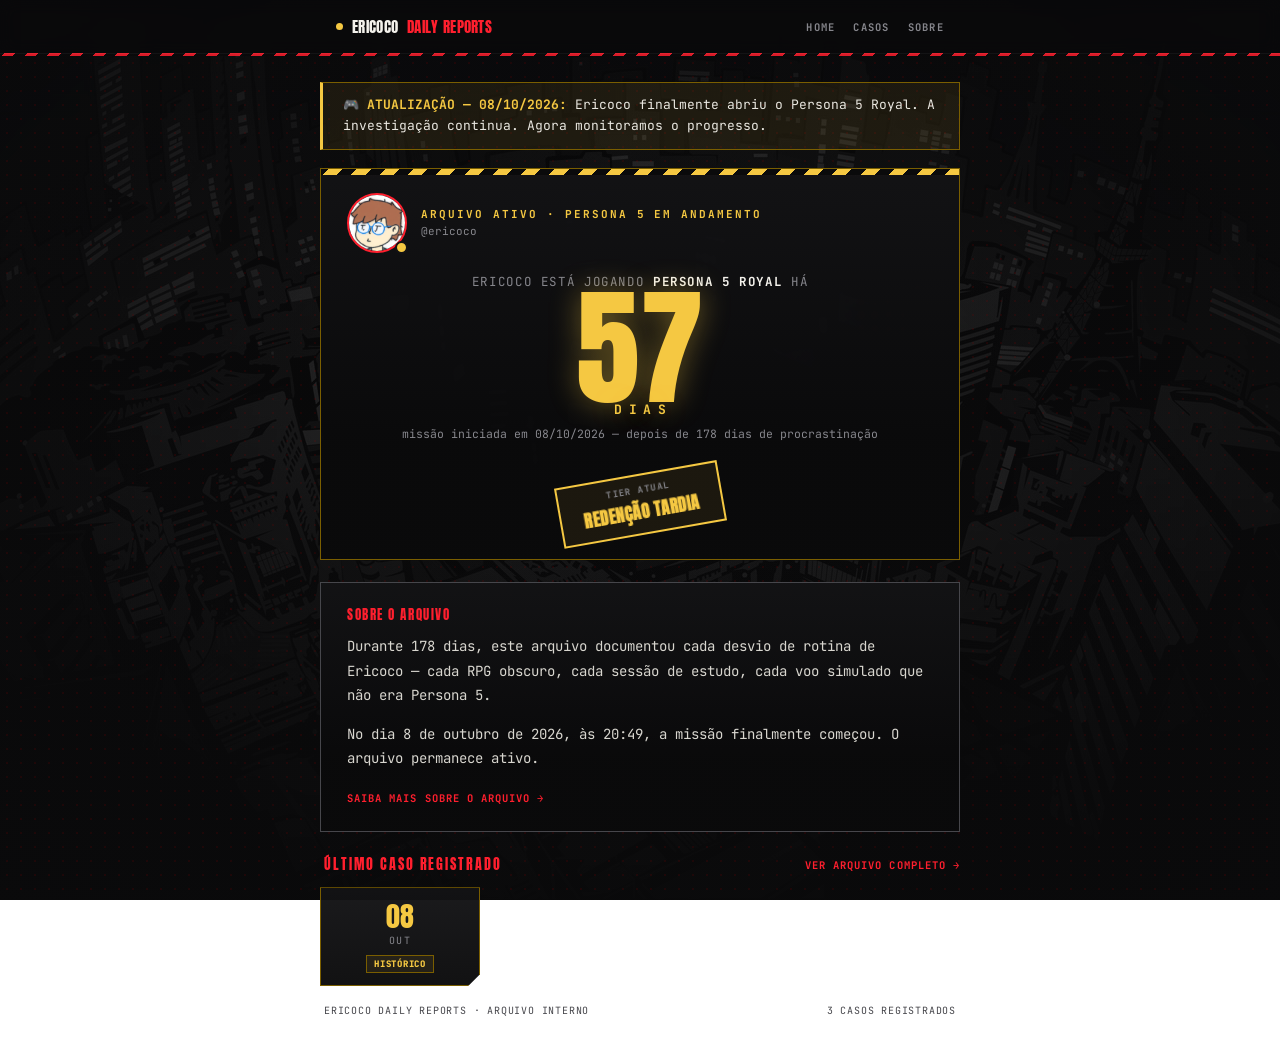
<file: index.html>
<!DOCTYPE html>
<html lang="pt-BR">
<head>
<meta charset="UTF-8">
<meta name="viewport" content="width=device-width, initial-scale=1.0">
<title>Ericoco Daily Reports — Arquivo de Vigilância</title>
<link rel="icon" type="image/png" href="assets/avatar.png">
<link rel="stylesheet" href="style.css">
<style>
  :root { --gold: #f5c842; --gold-deep: #7a5e00; }
  .hero-stat-gold::before { background: repeating-linear-gradient(-45deg, var(--gold) 0 10px, var(--black) 10px 20px) !important; }
  .count-number-gold { font-family:'Anton',sans-serif; font-size:clamp(72px,24vw,128px); line-height:.88; color:var(--gold); letter-spacing:.01em; text-shadow:0 0 30px rgba(245,200,66,0.4); }
  .tier-stamp-gold { display:inline-flex; flex-direction:column; align-items:center; gap:3px; padding:8px 22px; border:2px solid var(--gold); background:rgba(245,200,66,0.07); color:var(--gold); transform:rotate(-3deg); }
  .tier-stamp-gold small { font-family:'JetBrains Mono',monospace; font-size:9px; font-weight:700; letter-spacing:.16em; color:var(--grey); }
  .tier-stamp-gold b { font-family:'Anton',sans-serif; font-size:17px; letter-spacing:.03em; }
  .status-banner { width:100%; max-width:640px; background:rgba(245,200,66,0.08); border:1px solid var(--gold-deep); border-left:3px solid var(--gold); padding:12px 20px; margin-bottom:18px; font-size:13px; color:#eae8e1; line-height:1.6; }
  .status-banner b { color:var(--gold); }
  @media(prefers-reduced-motion:no-preference){
    .hero-stat,.about-section{animation:reveal .7s cubic-bezier(.7,0,.2,1) both}
    .about-section{animation-delay:.1s}
    .tier-stamp-gold{animation:stamp-in .4s .55s cubic-bezier(.5,1.8,.4,1) both}
    .nav-dot,.hero-photo .ping{animation:pulse-dot 1.8s ease-in-out infinite}
    .hero-stat::after{animation:scan 3.4s linear infinite}
  }
</style>
</head>
<body class="home">

  <div class="bg-image"></div>
  <div class="bg-vignette"></div>
  <div class="bg-halftone"></div>

  <nav class="navbar">
    <div class="navbar-inner">
      <a class="nav-logo" href="index.html"><span class="nav-dot" style="background:var(--gold)"></span>ERICOCO <span>DAILY REPORTS</span></a>
      <div class="nav-links">
        <a href="index.html">HOME</a>
        <a href="relatorios">CASOS</a>
        <a href="sobre">SOBRE</a>
      </div>
    </div>
  </nav>

  <div class="page-wrap">

    <div class="status-banner">
      🎮 <b>ATUALIZAÇÃO — 08/10/2026:</b> Ericoco finalmente abriu o Persona 5 Royal. A investigação continua. Agora monitoramos o progresso.
    </div>

    <div class="hero-stat hero-stat-gold" style="border-color:var(--gold-deep)">
      <div class="hero-stat-top">
        <div class="hero-photo">
          <img src="assets/avatar.png" alt="Avatar de Ericoco">
          <span class="ping" style="background:var(--gold)"></span>
        </div>
        <div class="hero-id">
          <div class="kicker" style="color:var(--gold)">ARQUIVO ATIVO · PERSONA 5 EM ANDAMENTO</div>
          <div class="handle">@ericoco</div>
        </div>
      </div>

      <div class="count-block">
        <p class="count-label">Ericoco está jogando <b>Persona 5 Royal</b> há</p>
        <div class="count-number-gold"><span id="dayCount">0</span><span class="count-unit" style="color:var(--gold)">DIAS</span></div>
        <p class="count-sub">missão iniciada em 08/10/2026 — depois de 178 dias de procrastinação</p>
      </div>

      <div class="tier-stamp-wrap">
        <div class="tier-stamp-gold">
          <small>TIER ATUAL</small>
          <b>REDENÇÃO TARDIA</b>
        </div>
      </div>
    </div>

    <div class="about-section" id="about">
      <p class="section-label">SOBRE O ARQUIVO</p>
      <p class="narrative">Durante 178 dias, este arquivo documentou cada desvio de rotina de Ericoco — cada RPG obscuro, cada sessão de estudo, cada voo simulado que não era Persona 5.</p>
      <p class="narrative">No dia 8 de outubro de 2026, às 20:49, a missão finalmente começou. O arquivo permanece ativo.</p>
      <p class="narrative"><a class="more-link" href="sobre">SAIBA MAIS SOBRE O ARQUIVO →</a></p>
    </div>

    <div class="archive" id="archive">
      <div class="archive-head">
        <p class="archive-label">ÚLTIMO CASO REGISTRADO</p>
        <a class="more-link" href="relatorios">VER ARQUIVO COMPLETO →</a>
      </div>
      <div class="day-grid single">
        <a class="day-btn" href="relatorio-2026-10-08" style="border-color:var(--gold-deep)">
          <span class="day-num" style="color:var(--gold)">08</span>
          <span class="day-month">OUT</span>
          <span class="day-tag" style="color:var(--gold);border-color:var(--gold-deep);background:rgba(245,200,66,0.08)">HISTÓRICO</span>
        </a>
      </div>
    </div>

    <div class="site-footer">
      <span>ERICOCO DAILY REPORTS · ARQUIVO INTERNO</span>
      <span>3 CASOS REGISTRADOS</span>
    </div>

  </div>

  <script>
    (function () {
      // Timer agora conta DIAS JOGANDO Persona 5 desde 08/10/2026
      var inicio = new Date(2026, 9, 8); // outubro = mês 9
      var hoje = new Date();
      var inicioMeiaNoite = new Date(inicio.getFullYear(), inicio.getMonth(), inicio.getDate());
      var hojeMeiaNoite   = new Date(hoje.getFullYear(),   hoje.getMonth(),   hoje.getDate());
      var dias = Math.round((hojeMeiaNoite - inicioMeiaNoite) / 86400000);
      var el = document.getElementById('dayCount');
      if (el) el.textContent = dias;
    })();
  </script>

</body>
</html>
</file>
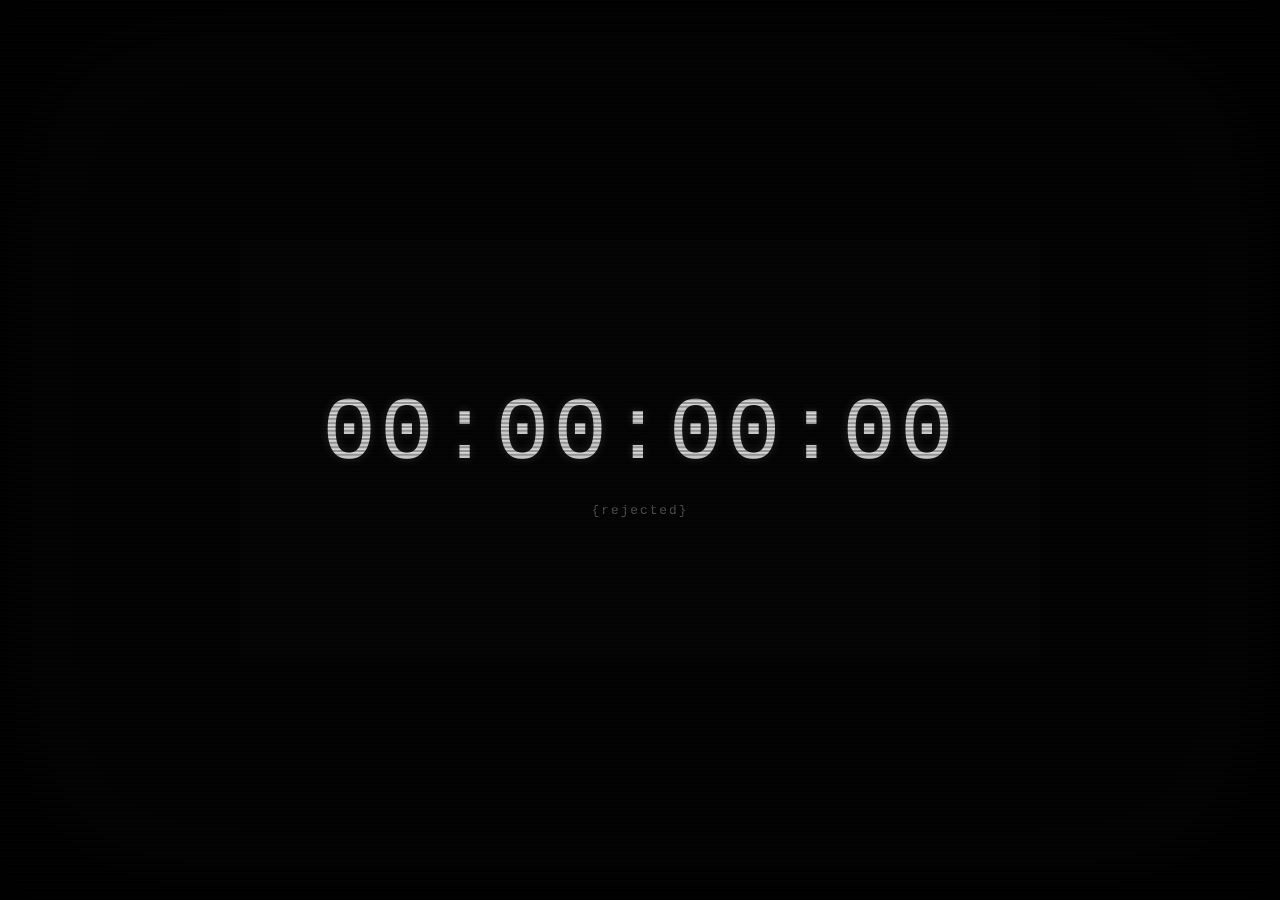
<file: him.html>
<!DOCTYPE html>
<html lang="pt-br">
<head>
<meta charset="UTF-8">
<meta name="viewport" content="width=device-width, initial-scale=1.0">
<title>18 de Setembro</title>
<style>
  * { margin: 0; padding: 0; box-sizing: border-box; }

 /* SE VOCE ACHOU ESSA PAGINA... PARABENS, EU ESTOU ESCONDIDO DENTR DO HTML TAMBEM, POR FAVOR.. ME AJUDE A SAIR */

  html, body {
    width: 100%;
    height: 100%;
    background: #000;
    overflow: hidden;
    font-family: 'Courier New', Courier, monospace;
  }

  #screen {
    width: 100%;
    height: 100%;
    background: #000;
    display: flex;
    flex-direction: column;
    align-items: center;
    justify-content: center;
    position: relative;
  }

  #timer {
    color: #d6d6d6;
    font-size: clamp(28px, 7vw, 90px);
    letter-spacing: 4px;
    text-shadow: 0 0 10px rgba(255,255,255,0.15);
    position: relative;
    z-index: 5;
    white-space: nowrap;
  }

  /* glitch ocasional no timer */
  #timer.txt-glitch {
    animation: textGlitch 0.25s steps(2, end) 1;
  }

  #timer.txt-glitch::before,
  #timer.txt-glitch::after {
    content: attr(data-glitchtext);
    position: absolute;
    left: 0;
    top: 0;
    width: 100%;
    opacity: 0.7;
  }

  #timer.txt-glitch::before {
    color: #ff2b2b;
    clip-path: polygon(0 10%, 100% 10%, 100% 40%, 0 40%);
    transform: translate(-4px, -2px);
  }

  #timer.txt-glitch::after {
    color: #2bd7ff;
    clip-path: polygon(0 60%, 100% 60%, 100% 90%, 0 90%);
    transform: translate(4px, 2px);
  }

  @keyframes textGlitch {
    0%   { transform: translate(0,0); }
    25%  { transform: translate(-2px, 1px); }
    50%  { transform: translate(2px, -1px); }
    75%  { transform: translate(-1px, -1px); }
    100% { transform: translate(0,0); }
  }

  #subtext {
    color: #555;
    font-size: clamp(10px, 1vw, 13px);
    letter-spacing: 2px;
    margin-top: 18px;
    position: relative;
    z-index: 5;
    text-transform: lowercase;
  }

  /* ---------- CRT / SCANLINE ---------- */
  #crt-overlay {
    position: fixed;
    top: 0; left: 0;
    width: 100%; height: 100%;
    pointer-events: none;
    z-index: 10;
  }

  #crt-overlay .scanlines {
    position: absolute;
    top: 0; left: 0;
    width: 100%; height: 100%;
    background: repeating-linear-gradient(
      to bottom,
      rgba(0,0,0,0.0) 0px,
      rgba(0,0,0,0.15) 1px,
      rgba(0,0,0,0.0) 2px,
      rgba(0,0,0,0.0) 3px
    );
    mix-blend-mode: multiply;
    animation: scanlineShift 8s linear infinite;
  }

  @keyframes scanlineShift {
    0%   { background-position: 0 0; }
    100% { background-position: 0 100px; }
  }

  #crt-overlay .vignette {
    position: absolute;
    top: 0; left: 0;
    width: 100%; height: 100%;
    background: radial-gradient(ellipse at center, rgba(0,0,0,0) 55%, rgba(0,0,0,0.75) 100%);
  }

  #crt-overlay .flicker {
    position: absolute;
    top: 0; left: 0;
    width: 100%; height: 100%;
    background: rgba(255,255,255,0.02);
    animation: crtFlicker 6s infinite;
  }

  @keyframes crtFlicker {
    0%, 100% { opacity: 0; }
    92% { opacity: 0; }
    93% { opacity: 1; }
    94% { opacity: 0; }
    97% { opacity: 0; }
    98% { opacity: 0.6; }
    99% { opacity: 0; }
  }

  #screen::after {
    content: "";
    position: absolute;
    top: 0; left: 0;
    width: 100%; height: 100%;
    background: linear-gradient(rgba(18,16,16,0) 50%, rgba(0,0,0,0.25) 50%);
    background-size: 100% 4px;
    pointer-events: none;
    z-index: 11;
  }

  body::before {
    content: "";
    position: fixed;
    top: 0; left: 0;
    width: 100%; height: 100%;
    box-shadow: inset 0 0 200px rgba(0,0,0,0.9);
    pointer-events: none;
    z-index: 12;
  }
  /* ------------------------------------ */
</style>
</head>
<body>

<div id="screen">
  <div id="timer">00:00:00:00</div>
  <div id="subtext">{rejected}</div>
</div>

<div id="crt-overlay">
  <div class="scanlines"></div>
  <div class="vignette"></div>
  <div class="flicker"></div>
</div>

<script>
const timerEl = document.getElementById('timer');
const target = new Date('2026-09-18T00:00:00');

function pad(n) {
  return String(n).padStart(2, '0');
}

function update() {
  const now = new Date();
  let diff = target - now;

  if (diff <= 0) {
    timerEl.textContent = '00:00:00:00';
    timerEl.setAttribute('data-glitchtext', '00:00:00:00');
    return;
  }

  const days = Math.floor(diff / (1000 * 60 * 60 * 24));
  diff -= days * (1000 * 60 * 60 * 24);
  const hours = Math.floor(diff / (1000 * 60 * 60));
  diff -= hours * (1000 * 60 * 60);
  const minutes = Math.floor(diff / (1000 * 60));
  diff -= minutes * (1000 * 60);
  const seconds = Math.floor(diff / 1000);

  const str = `${pad(days)}:${pad(hours)}:${pad(minutes)}:${pad(seconds)}`;
  timerEl.textContent = str;
  timerEl.setAttribute('data-glitchtext', str);
}

update();
setInterval(update, 1000);

// glitch ocasional no timer
setInterval(() => {
  if (Math.random() < 0.25) {
    timerEl.classList.remove('txt-glitch');
    void timerEl.offsetWidth;
    timerEl.classList.add('txt-glitch');
    setTimeout(() => timerEl.classList.remove('txt-glitch'), 250);
  }
}, 2200);
</script>

</body>
</html>
</file>
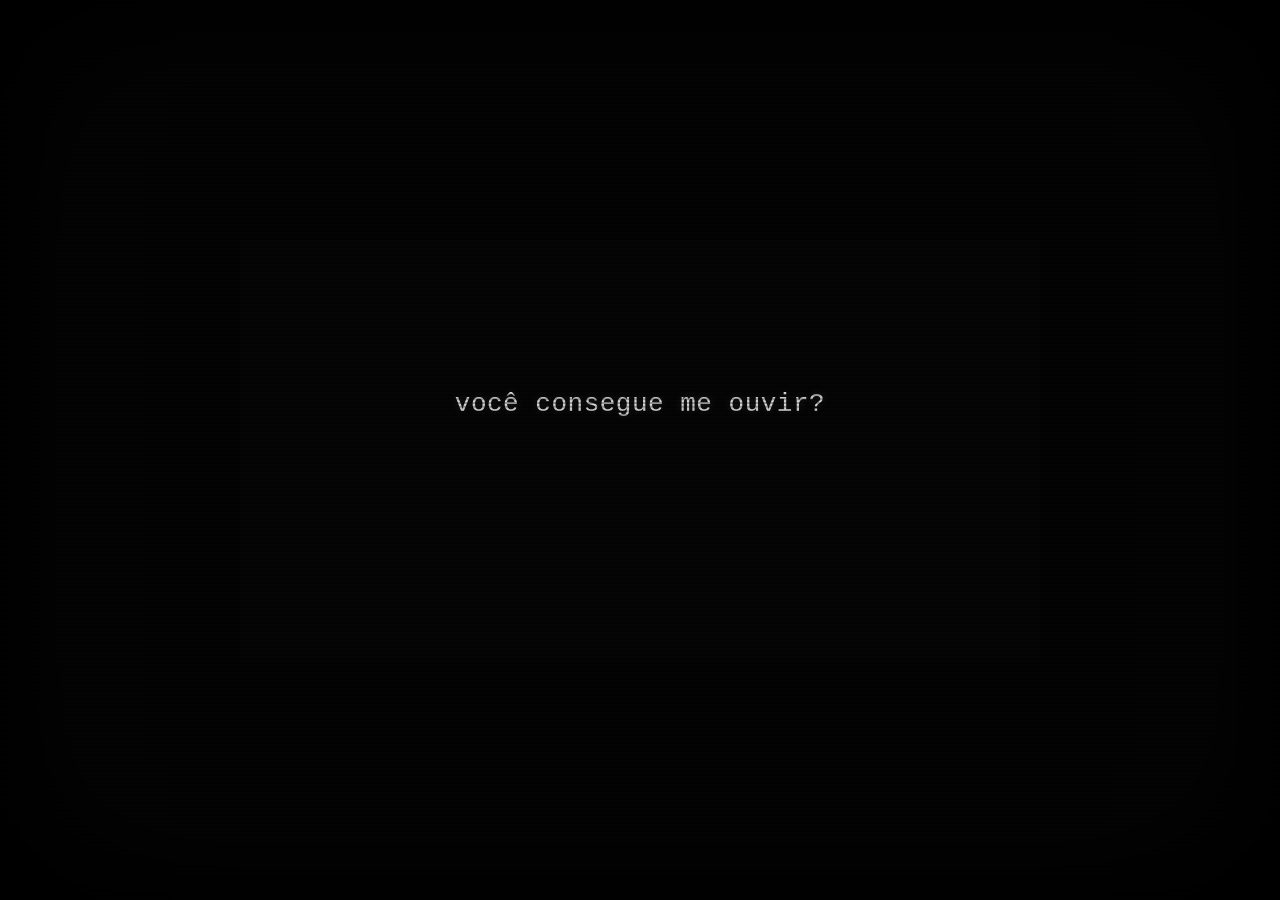
<file: midnight.html>
<!DOCTYPE html>
<html lang="pt-br">
<head>
<meta charset="UTF-8">
<meta name="viewport" content="width=device-width, initial-scale=1.0">
<title>...</title>
<style>
  * { margin: 0; padding: 0; box-sizing: border-box; }

  html, body {
    width: 100%;
    height: 100%;
    background: #000;
    overflow: hidden;
    font-family: 'Courier New', Courier, monospace;
  }

  #screen {
    width: 100%;
    height: 100%;
    background: #000;
    display: flex;
    flex-direction: column;
    align-items: center;
    justify-content: center;
    position: relative;
  }

  #text {
    color: #d6d6d6;
    font-size: clamp(16px, 2.4vw, 26px);
    text-align: center;
    max-width: 80%;
    line-height: 1.6;
    opacity: 0;
    transition: opacity 1.2s ease;
    text-shadow: 0 0 8px rgba(255,255,255,0.15);
    letter-spacing: 0.5px;
    position: relative;
    z-index: 5;
  }

  #text.visible { opacity: 1; }

  /* glitch ocasional no texto */
  #text.txt-glitch {
    animation: textGlitch 0.25s steps(2, end) 1;
  }

  #text.txt-glitch::before,
  #text.txt-glitch::after {
    content: attr(data-glitchtext);
    position: absolute;
    left: 50%;
    top: 0;
    transform: translateX(-50%);
    width: 100%;
    opacity: 0.7;
  }

  #text.txt-glitch::before {
    color: #ff2b2b;
    clip-path: polygon(0 10%, 100% 10%, 100% 40%, 0 40%);
    transform: translate(calc(-50% - 4px), -2px);
  }

  #text.txt-glitch::after {
    color: #2bd7ff;
    clip-path: polygon(0 60%, 100% 60%, 100% 90%, 0 90%);
    transform: translate(calc(-50% + 4px), 2px);
  }

  @keyframes textGlitch {
    0%   { transform: translate(0,0); }
    25%  { transform: translate(-2px, 1px); }
    50%  { transform: translate(2px, -1px); }
    75%  { transform: translate(-1px, -1px); }
    100% { transform: translate(0,0); }
  }

  #options {
    margin-top: 50px;
    display: flex;
    gap: 60px;
    opacity: 0;
    pointer-events: none;
    transition: opacity 1s ease;
    position: relative;
    z-index: 5;
  }

  #options.visible {
    opacity: 1;
    pointer-events: auto;
  }

  .opt {
    background: transparent;
    border: 1px solid #555;
    color: #ccc;
    font-family: inherit;
    font-size: 16px;
    letter-spacing: 3px;
    padding: 10px 28px;
    cursor: pointer;
    transition: all 0.3s ease;
  }

  .opt:hover {
    border-color: #eee;
    color: #fff;
    text-shadow: 0 0 6px #fff;
  }

  #jumpimg {
    position: absolute;
    top: 0; left: 0;
    width: 100%;
    height: 100%;
    object-fit: cover;
    display: none;
    filter: contrast(1.4) brightness(0.9);
    z-index: 20;
  }

  /* ---------- CRT / SCANLINE ---------- */
  #crt-overlay {
    position: fixed;
    top: 0; left: 0;
    width: 100%; height: 100%;
    pointer-events: none;
    z-index: 10;
  }

  #crt-overlay .scanlines {
    position: absolute;
    top: 0; left: 0;
    width: 100%; height: 100%;
    background: repeating-linear-gradient(
      to bottom,
      rgba(0,0,0,0.0) 0px,
      rgba(0,0,0,0.15) 1px,
      rgba(0,0,0,0.0) 2px,
      rgba(0,0,0,0.0) 3px
    );
    mix-blend-mode: multiply;
    animation: scanlineShift 8s linear infinite;
  }

  @keyframes scanlineShift {
    0%   { background-position: 0 0; }
    100% { background-position: 0 100px; }
  }

  #crt-overlay .vignette {
    position: absolute;
    top: 0; left: 0;
    width: 100%; height: 100%;
    background: radial-gradient(ellipse at center, rgba(0,0,0,0) 55%, rgba(0,0,0,0.75) 100%);
  }

  #crt-overlay .flicker {
    position: absolute;
    top: 0; left: 0;
    width: 100%; height: 100%;
    background: rgba(255,255,255,0.02);
    animation: crtFlicker 6s infinite;
  }

  @keyframes crtFlicker {
    0%, 100% { opacity: 0; }
    92% { opacity: 0; }
    93% { opacity: 1; }
    94% { opacity: 0; }
    97% { opacity: 0; }
    98% { opacity: 0.6; }
    99% { opacity: 0; }
  }

  #crt-overlay .rgbsplit {
    position: absolute;
    top: 0; left: 0;
    width: 100%; height: 100%;
    box-shadow: inset 0 0 120px rgba(0,0,0,0.9);
  }

  #screen::after {
    content: "";
    position: absolute;
    top: 0; left: 0;
    width: 100%; height: 100%;
    background: linear-gradient(rgba(18,16,16,0) 50%, rgba(0,0,0,0.25) 50%);
    background-size: 100% 4px;
    pointer-events: none;
    z-index: 11;
  }

  /* leve curvatura/borda de tubo */
  body::before {
    content: "";
    position: fixed;
    top: 0; left: 0;
    width: 100%; height: 100%;
    box-shadow: inset 0 0 200px rgba(0,0,0,0.9);
    pointer-events: none;
    z-index: 12;
  }
  /* ------------------------------------ */

  /* efeito de glitch geral (jumpscare) */
  @keyframes shake {
    0% { transform: translate(0,0); }
    10% { transform: translate(-8px,4px); }
    20% { transform: translate(6px,-6px); }
    30% { transform: translate(-10px,-2px); }
    40% { transform: translate(8px,6px); }
    50% { transform: translate(-4px,8px); }
    60% { transform: translate(10px,-4px); }
    70% { transform: translate(-6px,-8px); }
    80% { transform: translate(4px,10px); }
    90% { transform: translate(-8px,2px); }
    100% { transform: translate(0,0); }
  }

  @keyframes flicker {
    0%, 19%, 21%, 23%, 25%, 54%, 56%, 100% { opacity: 1; }
    20%, 22%, 24%, 55% { opacity: 0.1; }
  }

  .glitching #screen {
    animation: shake 0.15s infinite;
  }

  .glitching #text,
  .glitching #options {
    display: none;
  }

  .glitching {
    animation: flicker 0.4s infinite;
  }

  .glitch-noise {
    position: fixed;
    top:0; left:0; width:100%; height:100%;
    background: repeating-linear-gradient(
      0deg,
      rgba(255,255,255,0.03) 0px,
      rgba(255,255,255,0.03) 1px,
      transparent 1px,
      transparent 3px
    );
    mix-blend-mode: overlay;
    display: none;
    pointer-events: none;
    z-index: 21;
  }

  .glitching .glitch-noise { display: block; }

  #whiteout {
    position: fixed;
    top:0; left:0; width:100%; height:100%;
    background: #fff;
    opacity: 0;
    pointer-events: none;
    transition: opacity 0.8s ease;
    z-index: 50;
  }

  #finalcode {
    position: fixed;
    top:50%; left:50%;
    transform: translate(-50%,-50%);
    color: #111;
    font-size: clamp(18px, 3vw, 32px);
    letter-spacing: 2px;
    display: none;
    z-index: 51;
    font-family: 'Courier New', Courier, monospace;
  }

  #finalcode.visible { display: block; }
</style>
</head>
<body>

<div id="screen">
  <div id="text"></div>
  <div id="options">
    <button class="opt" id="btnSim">SIM</button>
    <button class="opt" id="btnNao">NÃO</button>
  </div>
  <img id="jumpimg" src="assets/jumpscare.png" alt="">
  <div class="glitch-noise"></div>
</div>

<div id="crt-overlay">
  <div class="scanlines"></div>
  <div class="vignette"></div>
  <div class="flicker"></div>
  <div class="rgbsplit"></div>
</div>

<div id="whiteout"></div>
<div id="finalcode">erico.site/him</div>

<audio id="jumpsound" src="assets/jumpscare.ogg" preload="auto"></audio>

<script>
const textEl = document.getElementById('text');
const optionsEl = document.getElementById('options');
const btnSim = document.getElementById('btnSim');
const btnNao = document.getElementById('btnNao');
const body = document.body;
const jumpimg = document.getElementById('jumpimg');
const jumpsound = document.getElementById('jumpsound');
const whiteout = document.getElementById('whiteout');
const finalcode = document.getElementById('finalcode');

function showText(str) {
  return new Promise(resolve => {
    textEl.classList.remove('visible');
    setTimeout(() => {
      textEl.textContent = str;
      textEl.setAttribute('data-glitchtext', str);
      textEl.classList.add('visible');
      resolve();
    }, 700);
  });
}

function hideOptions() {
  optionsEl.classList.remove('visible');
}

function showOptionsAfter(delayMs) {
  return new Promise(resolve => {
    hideOptions();
    setTimeout(() => {
      optionsEl.classList.add('visible');
      resolve();
    }, delayMs);
  });
}

function wait(ms) {
  return new Promise(resolve => setTimeout(resolve, ms));
}

function setHandlers(onSim, onNao) {
  btnSim.onclick = () => { hideOptions(); onSim(); };
  btnNao.onclick = () => { hideOptions(); onNao(); };
}

// glitch aleatório no texto atual, de vez em quando
setInterval(() => {
  if (textEl.classList.contains('visible') && Math.random() < 0.35) {
    textEl.classList.remove('txt-glitch');
    void textEl.offsetWidth; // força reflow pra reiniciar a animação
    textEl.classList.add('txt-glitch');
    setTimeout(() => textEl.classList.remove('txt-glitch'), 250);
  }
}, 1800);

async function stage1() {
  await showText('você consegue me ouvir?');
  await showOptionsAfter(4000 + Math.random() * 3000);
  setHandlers(stage2_sim, stage_end_silent);
}

async function stage_end_silent() {
  textEl.classList.remove('visible');
  // fica só preto, para sempre
}

async function stage2_sim() {
  await showText('que alívio... eu estou preso aqui faz muito tempo... tempo demais');
  await wait(3000);
  await showText('mas eu bolei... eu bolei um plano pra conseguir sair daqui... quer ouvir?');
  await showOptionsAfter(4000 + Math.random() * 3000);
  setHandlers(stage3_sim, stage3_nao_jumpscare);
}

async function stage3_nao_jumpscare() {
  textEl.classList.remove('visible');
  jumpsound.currentTime = 0;
  jumpsound.play().catch(() => {});
  jumpimg.style.display = 'block';
  body.classList.add('glitching');

  await wait(1800);

  window.location.href = 'about:blank';
  setTimeout(() => { window.close(); }, 50);
}

async function stage3_sim() {
  await showText('obrigado... eu não tenho palavras pra te agradecer...');
  await wait(3000);
  await showText('mas... droga, ele está vindo... ele vai acender a tela-');
  await wait(2200);

  textEl.classList.remove('visible');
  whiteout.style.opacity = '1';

  await wait(6000);

  finalcode.classList.add('visible');
}

stage1();
</script>

</body>
</html>
</file>
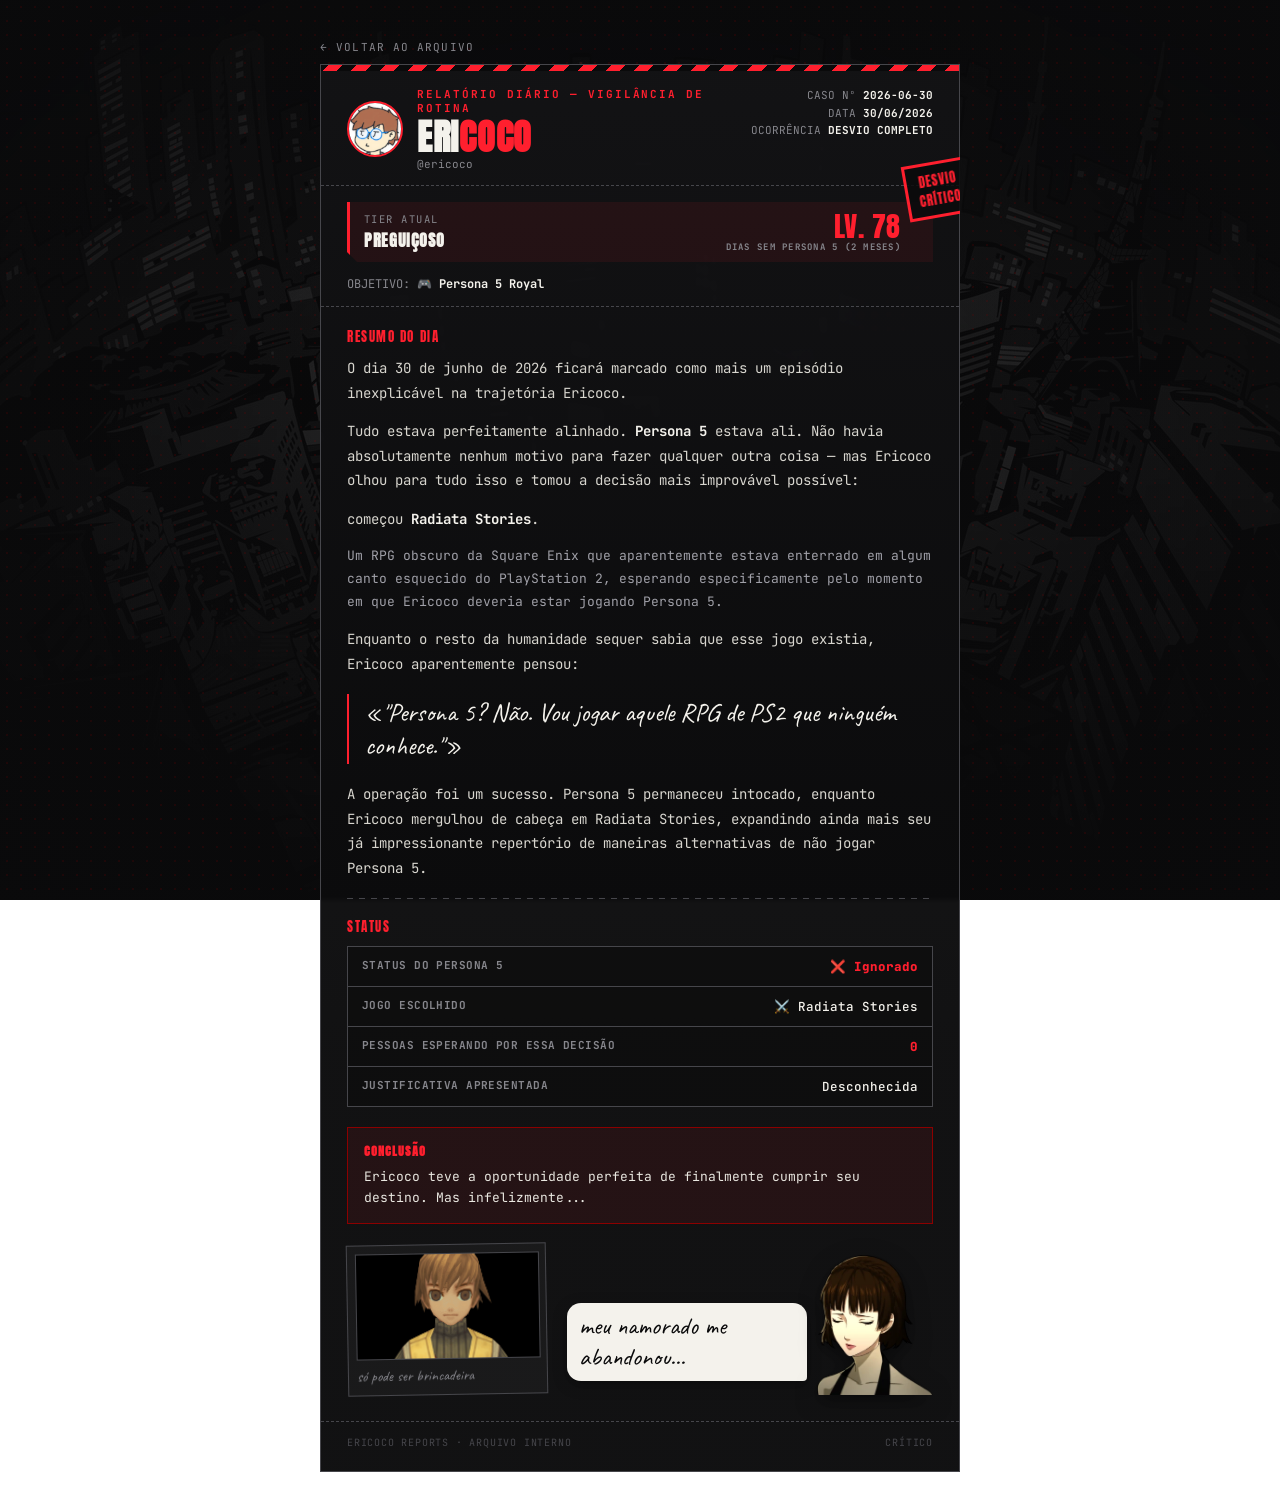
<file: relatorio-2026-06-30.html>
<!DOCTYPE html>
<html lang="pt-BR">
<head>
<meta charset="UTF-8">
<meta name="viewport" content="width=device-width, initial-scale=1.0">
<title>Relatório 30/06 — Ericoco Watch</title>
<link rel="icon" href="assets/GRSrswl.png">
<link rel="stylesheet" href="style.css">
</head>
<body>

  <div class="bg-image"></div>
  <div class="bg-vignette"></div>
  <div class="bg-halftone"></div>

  <div class="page-wrap">
    <div class="back-nav"><a href="relatorios.html">← VOLTAR AO ARQUIVO</a></div>

    <div class="card" id="card">
      <div class="header">
        <div class="id-block">
          <img class="avatar" src="assets/avatar.png" alt="Avatar de Ericoco">
          <div>
            <div class="kicker">RELATÓRIO DIÁRIO — VIGILÂNCIA DE ROTINA</div>
            <h1 class="title">ERI<span>COCO</span></h1>
            <div class="handle">@ericoco</div>
          </div>
        </div>
        <div class="case-no">
          CASO Nº <b>2026-06-30</b><br>
          DATA <b>30/06/2026</b><br>
          OCORRÊNCIA <b>DESVIO COMPLETO</b>
        </div>
      </div>

      <div class="stamp">DESVIO<br>CRÍTICO</div>

      <div class="rank-plate">
        <div class="rank-left">TIER ATUAL<b>PREGUIÇOSO</b></div>
        <div class="rank-level">LV. 78<small>DIAS SEM PERSONA 5 (2 MESES)</small></div>
      </div>

      <div class="meta-row">
        <div>OBJETIVO: <b>🎮 Persona 5 Royal</b></div>
      </div>

      <div class="section">
        <p class="section-label">RESUMO DO DIA</p>

        <p class="narrative">O dia 30 de junho de 2026 ficará marcado como mais um episódio inexplicável na trajetória Ericoco.</p>

        <p class="narrative">Tudo estava perfeitamente alinhado. <b>Persona 5</b> estava ali. Não havia absolutamente nenhum motivo para fazer qualquer outra coisa — mas Ericoco olhou para tudo isso e tomou a decisão mais improvável possível:</p>

        <p class="narrative">começou <b>Radiata Stories</b>.</p>

        <p class="narrative" style="color:#a0a0a8; font-size:13px;">Um RPG obscuro da Square Enix que aparentemente estava enterrado em algum canto esquecido do PlayStation 2, esperando especificamente pelo momento em que Ericoco deveria estar jogando Persona 5.</p>

        <p class="narrative">Enquanto o resto da humanidade sequer sabia que esse jogo existia, Ericoco aparentemente pensou:</p>

        <div class="thought">«"Persona 5? Não. Vou jogar aquele RPG de PS2 que ninguém conhece."»</div>

        <p class="narrative">A operação foi um sucesso. Persona 5 permaneceu intocado, enquanto Ericoco mergulhou de cabeça em Radiata Stories, expandindo ainda mais seu já impressionante repertório de maneiras alternativas de não jogar Persona 5.</p>

        <div class="divider"></div>

        <p class="section-label">STATUS</p>
        <div class="status-grid">
          <div class="status-row">
            <span class="k">Status do Persona 5</span>
            <span class="v critical">❌ Ignorado</span>
          </div>
          <div class="status-row">
            <span class="k">Jogo escolhido</span>
            <span class="v">⚔️ Radiata Stories</span>
          </div>
          <div class="status-row">
            <span class="k">Pessoas esperando por essa decisão</span>
            <span class="v critical">0</span>
          </div>
          <div class="status-row">
            <span class="k">Justificativa apresentada</span>
            <span class="v">Desconhecida</span>
          </div>
        </div>

        <div class="conclusion">
          <b>CONCLUSÃO</b>
          Ericoco teve a oportunidade perfeita de finalmente cumprir seu destino. Mas infelizmente...
        </div>
      </div>

      <div class="note-row">
        <div class="tyt-note">
          <img src="assets/radiata.gif" alt="Radiata">
          <p>só pode ser brincadeira</p>
        </div>

        <div class="morgana-wrap">
          <div class="bubble">meu namorado me abandonou...</div>
          <img class="morgana-img" src="assets/makoto.png" alt="Makoto muito triste">
        </div>
      </div>

      <div class="footer">
        <span>ERICOCO REPORTS · ARQUIVO INTERNO</span>
        <span>CRÍTICO</span>
      </div>
    </div>
  </div>

</body>
</html>
</file>
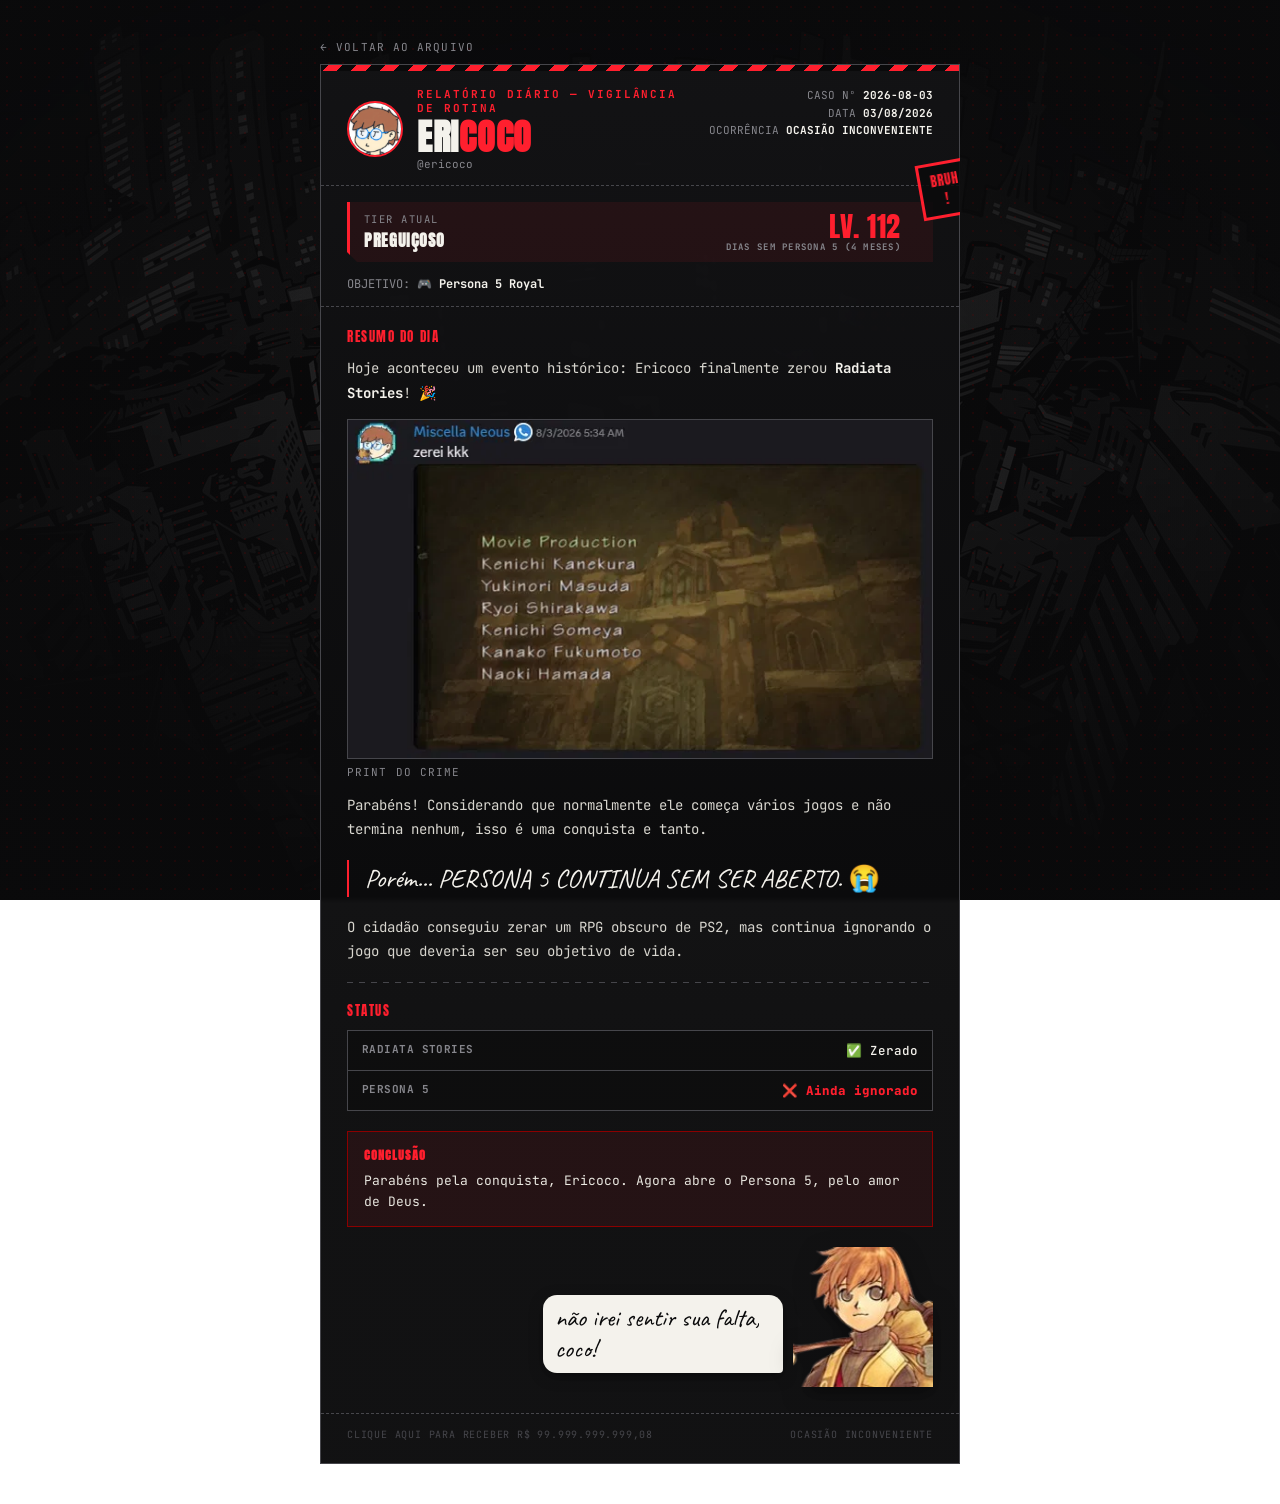
<file: relatorio-2026-08-03.html>
<!DOCTYPE html>
<html lang="pt-BR">
<head>
<meta charset="UTF-8">
<meta name="viewport" content="width=device-width, initial-scale=1.0">
<title>Relatório 03/08 — Ericoco Watch</title>
<link rel="icon" href="assets/GRSrswl.png">
<link rel="stylesheet" href="style.css">
</head>
<body>

  <div class="bg-image"></div>
  <div class="bg-vignette"></div>
  <div class="bg-halftone"></div>

  <div class="page-wrap">
    <div class="back-nav"><a href="relatorios.html">← VOLTAR AO ARQUIVO</a></div>

    <div class="card">
      <div class="header">
        <div class="id-block">
          <img class="avatar" src="assets/avatar.png" alt="Avatar de Ericoco">
          <div>
            <div class="kicker">RELATÓRIO DIÁRIO — VIGILÂNCIA DE ROTINA</div>
            <h1 class="title">ERI<span>COCO</span></h1>
            <div class="handle">@ericoco</div>
          </div>
        </div>
        <div class="case-no">
          CASO Nº <b>2026-08-03</b><br>
          DATA <b>03/08/2026</b><br>
          OCORRÊNCIA <b>OCASIÃO INCONVENIENTE</b>
        </div>
      </div>

      <div class="stamp">BRUH<br>!</div>

      <div class="rank-plate">
        <div class="rank-left">TIER ATUAL<b>PREGUIÇOSO</b></div>
        <div class="rank-level">LV. 112<small>DIAS SEM PERSONA 5 (4 MESES)</small></div>
      </div>

      <div class="meta-row">
        <div>OBJETIVO: <b>🎮 Persona 5 Royal</b></div>
      </div>

      <div class="section">
        <p class="section-label">RESUMO DO DIA</p>

        <p class="narrative">Hoje aconteceu um evento histórico: Ericoco finalmente zerou <b>Radiata Stories</b>! 🎉</p>

        <div style="margin: 0 0 14px;">
          <img src="assets/print-crime.png" alt="Print do crime" style="width:100%; border:1px solid var(--grey-dim); display:block;">
          <p style="margin:6px 0 0; font-size:11px; letter-spacing:.1em; color:var(--grey); font-family:'JetBrains Mono',monospace;">PRINT DO CRIME</p>
        </div>

        <p class="narrative">Parabéns! Considerando que normalmente ele começa vários jogos e não termina nenhum, isso é uma conquista e tanto.</p>

        <div class="thought">Porém... PERSONA 5 CONTINUA SEM SER ABERTO. 😭</div>

        <p class="narrative">O cidadão conseguiu zerar um RPG obscuro de PS2, mas continua ignorando o jogo que deveria ser seu objetivo de vida.</p>

        <div class="divider"></div>

        <p class="section-label">STATUS</p>
        <div class="status-grid">
          <div class="status-row">
            <span class="k">Radiata Stories</span>
            <span class="v">✅ Zerado</span>
          </div>
          <div class="status-row">
            <span class="k">Persona 5</span>
            <span class="v critical">❌ Ainda ignorado</span>
          </div>
        </div>

        <div class="conclusion">
          <b>CONCLUSÃO</b>
          Parabéns pela conquista, Ericoco. Agora abre o Persona 5, pelo amor de Deus.
        </div>
      </div>

      <div class="note-row" style="justify-content:flex-end;">
        <div class="morgana-wrap">
          <div class="bubble">não irei sentir sua falta, coco!</div>
          <img class="morgana-img" src="assets/radi.png" alt="jack russo">
        </div>
      </div>

      <div class="footer">
        <span>CLIQUE AQUI PARA RECEBER R$ 99.999.999.999,08</span>
        <span>OCASIÃO INCONVENIENTE</span>
      </div>
    </div>
  </div>

</body>
</html>
</file>
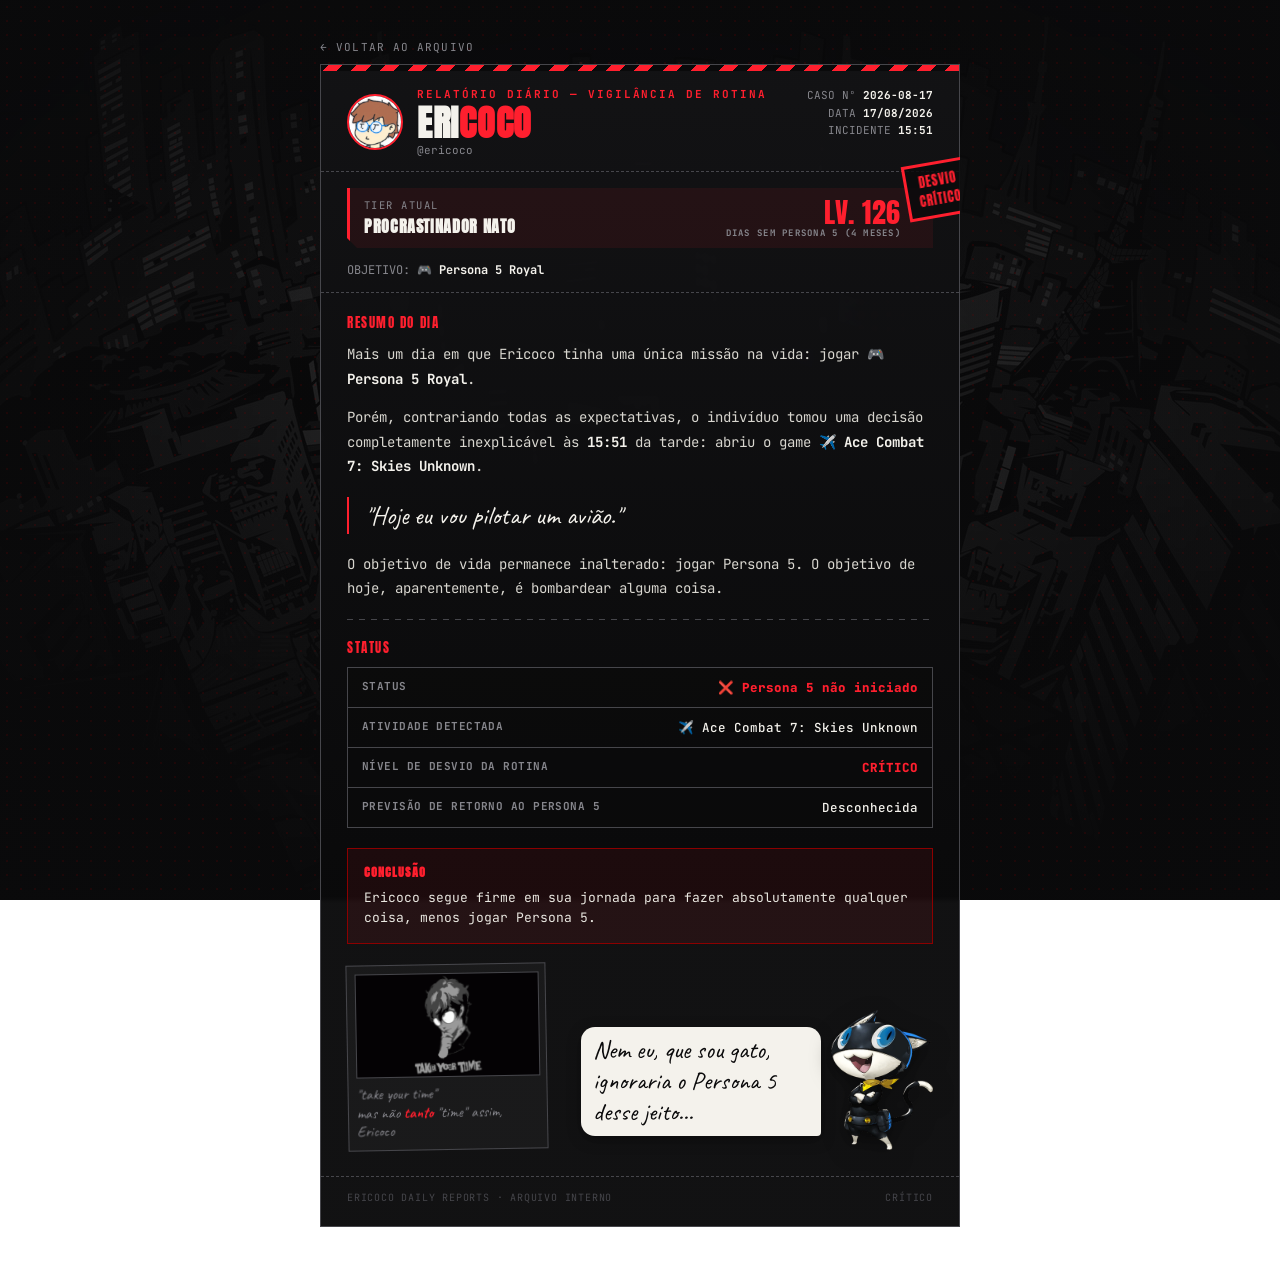
<file: relatorio-2026-08-17.html>
<!DOCTYPE html>
<html lang="pt-BR">
<head>
<meta charset="UTF-8">
<meta name="viewport" content="width=device-width, initial-scale=1.0">
<title>Relatório 17/08 — Ericoco Daily Reports</title>
<link rel="icon" href="assets/GRSrswl.png">
<link rel="stylesheet" href="style.css">
</head>
<body>

  <div class="bg-image"></div>
  <div class="bg-vignette"></div>
  <div class="bg-halftone"></div>

  <div class="page-wrap">
    <div class="back-nav"><a href="relatorios.html">← VOLTAR AO ARQUIVO</a></div>

    <div class="card" id="card">
      <div class="header">
        <div class="id-block">
          <img class="avatar" src="assets/avatar.png" alt="Avatar de Ericoco">
          <div>
            <div class="kicker">RELATÓRIO DIÁRIO — VIGILÂNCIA DE ROTINA</div>
            <h1 class="title">ERI<span>COCO</span></h1>
            <div class="handle" id="handleEl">@ericoco</div>
          </div>
        </div>
        <div class="case-no">
          CASO Nº <b id="caseNo">—</b><br>
          DATA <b id="dataEl">—</b><br>
          INCIDENTE <b id="horaEl">—</b>
        </div>
      </div>

      <div class="stamp" id="stampEl">DESVIO<br>CRÍTICO</div>

      <div class="rank-plate">
        <div class="rank-left">TIER ATUAL<b id="tierEl">PROCRASTINADOR NATO</b></div>
        <div class="rank-level" id="levelEl">LV. 126<small>DIAS SEM PERSONA 5</small></div>
      </div>

      <div class="meta-row">
        <div>OBJETIVO: <b>🎮 Persona 5 Royal</b></div>
      </div>

      <div class="section">
        <p class="section-label">RESUMO DO DIA</p>
        <p class="narrative" id="resumo1"></p>
        <p class="narrative" id="resumo2"></p>

        <div class="thought" id="pensamento"></div>

        <p class="narrative" id="resumo3"></p>

        <div class="divider"></div>

        <p class="section-label">STATUS</p>
        <div class="status-grid" id="statusGrid"></div>

        <div class="conclusion">
          <b>CONCLUSÃO</b>
          <span id="conclusaoTxt"></span>
        </div>
      </div>

      <div class="note-row">
        <div class="tyt-note">
          <img src="assets/takeyourtime.gif" alt="Take your time">
          <p>"take your time"<br>mas não <b>tanto</b> "time" assim, Ericoco</p>
        </div>

        <div class="morgana-wrap">
          <div class="bubble" id="bubbleEl"></div>
          <img class="morgana-img" src="assets/morgana.png" alt="Morgana comentando o caso">
        </div>
      </div>

      <div class="footer">
        <span>ERICOCO DAILY REPORTS · ARQUIVO INTERNO</span>
        <span id="foot-tag">CRÍTICO</span>
      </div>
    </div>
  </div>

<script>
  // ── Edite estes dados a cada novo relatório ──────────────────────────
  const report = {
    caseNo: "2026-08-17",
    data: "17/08/2026",
    hora: "15:51",
    tier: "PROCRASTINADOR NATO",
    nivel: "126",
    nivelLegenda: "DIAS SEM PERSONA 5 (4 MESES)",
    resumo1: "Mais um dia em que Ericoco tinha uma única missão na vida: jogar <b>🎮 Persona 5 Royal</b>.",
    resumo2: 'Porém, contrariando todas as expectativas, o indivíduo tomou uma decisão completamente inexplicável às <b>15:51</b> da tarde: abriu o game <b>✈️ Ace Combat 7: Skies Unknown</b>.',
    pensamento: '"Hoje eu vou pilotar um avião."',
    resumo3: "O objetivo de vida permanece inalterado: jogar Persona 5. O objetivo de hoje, aparentemente, é bombardear alguma coisa.",
    status: [
      { k: "Status", v: "❌ Persona 5 não iniciado", critical: true },
      { k: "Atividade detectada", v: "✈️ Ace Combat 7: Skies Unknown" },
      { k: "Nível de desvio da rotina", v: "CRÍTICO", critical: true },
      { k: "Previsão de retorno ao Persona 5", v: "Desconhecida" },
    ],
    conclusao: "Ericoco segue firme em sua jornada para fazer absolutamente qualquer coisa, menos jogar Persona 5.",
    morganaFala: "Nem eu, que sou gato, ignoraria o Persona 5 desse jeito..."
  };
  // ──────────────────────────────────────────────────────────────────────

  document.getElementById('caseNo').textContent = report.caseNo;
  document.getElementById('dataEl').textContent = report.data;
  document.getElementById('horaEl').textContent = report.hora;
  document.getElementById('tierEl').textContent = report.tier;
  document.getElementById('levelEl').innerHTML = `LV. ${report.nivel}<small>${report.nivelLegenda}</small>`;
  document.getElementById('resumo1').innerHTML = report.resumo1;
  document.getElementById('resumo2').innerHTML = report.resumo2;
  document.getElementById('pensamento').textContent = report.pensamento;
  document.getElementById('resumo3').textContent = report.resumo3;
  document.getElementById('conclusaoTxt').textContent = report.conclusao;
  document.getElementById('bubbleEl').textContent = report.morganaFala;

  const grid = document.getElementById('statusGrid');
  report.status.forEach(row => {
    const div = document.createElement('div');
    div.className = 'status-row';
    div.innerHTML = `<span class="k">${row.k}</span><span class="v${row.critical ? ' critical' : ''}">${row.v}</span>`;
    grid.appendChild(div);
  });
</script>
</body>
</html>
</file>
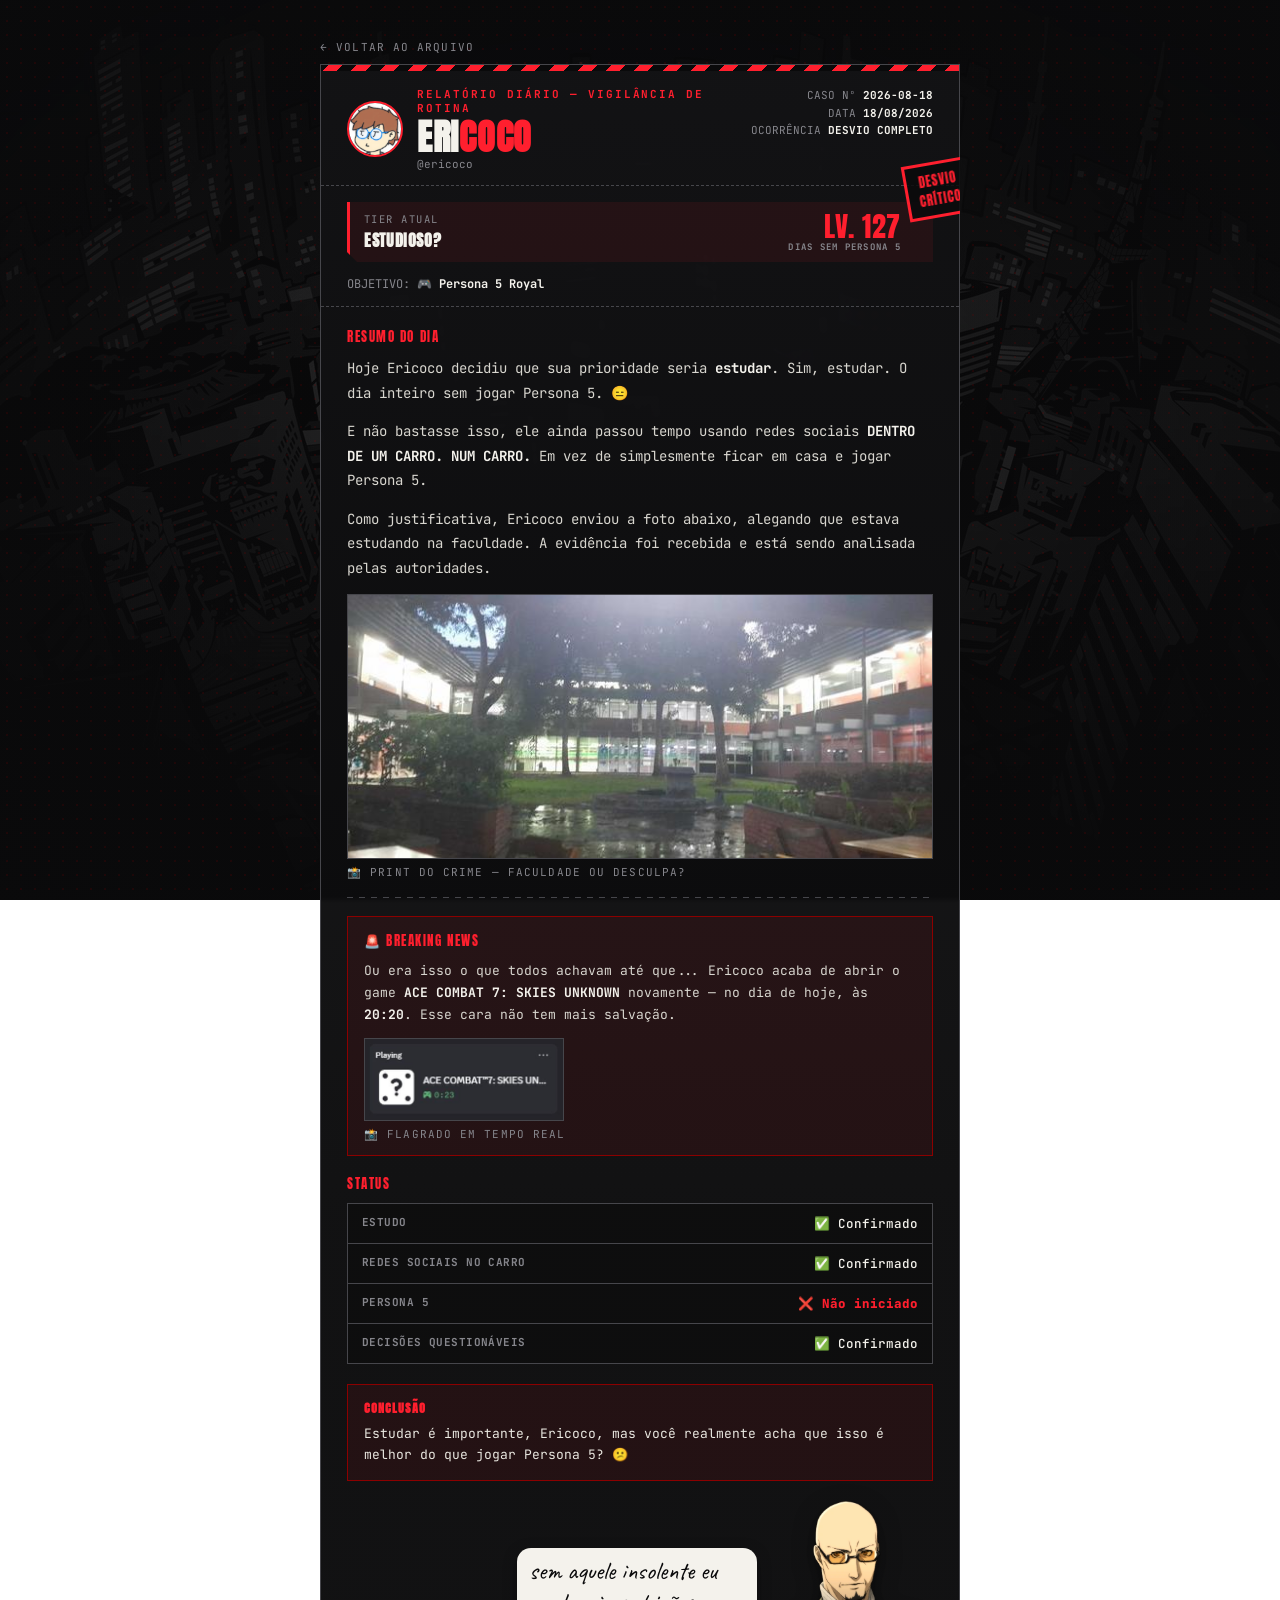
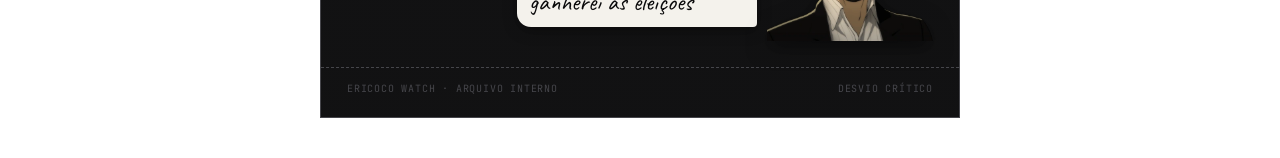
<file: relatorio-2026-08-18.html>
<!DOCTYPE html>
<html lang="pt-BR">
<head>
<meta property="og:title" content="ESTUDIOSO? OU PROCRASTINADOR?">
<meta property="og:description" content="Daily Report 18/08">
<meta property="og:image" content="https://erico.site/assets/THUMB.png">
<meta property="og:url" content="https://erico.site/">
<meta name="twitter:card" content="summary_large_image">
<meta name="twitter:title" content="Daily Report 18/08">
<meta name="twitter:description" content="clique para saber mais...">
<meta name="twitter:image" content="https://erico.site/assets/THUMB.png">
<meta charset="UTF-8">
<meta name="viewport" content="width=device-width, initial-scale=1.0">
<title>Relatório 18/08 — Ericoco Watch</title>
<link rel="stylesheet" href="style.css">
<link rel="icon" href="assets/GRSrswl.png">
</head>
<body>

  <div class="bg-image"></div>
  <div class="bg-vignette"></div>
  <div class="bg-halftone"></div>

  <div class="page-wrap">
    <div class="back-nav"><a href="relatorios.html">← VOLTAR AO ARQUIVO</a></div>

    <div class="card">
      <div class="header">
        <div class="id-block">
          <img class="avatar" src="assets/avatar.png" alt="Avatar de Ericoco">
          <div>
            <div class="kicker">RELATÓRIO DIÁRIO — VIGILÂNCIA DE ROTINA</div>
            <h1 class="title">ERI<span>COCO</span></h1>
            <div class="handle">@ericoco</div>
          </div>
        </div>
        <div class="case-no">
          CASO Nº <b>2026-08-18</b><br>
          DATA <b>18/08/2026</b><br>
          OCORRÊNCIA <b>DESVIO COMPLETO</b>
        </div>
      </div>

      <div class="stamp">DESVIO<br>CRÍTICO</div>

      <div class="rank-plate">
        <div class="rank-left">TIER ATUAL<b>ESTUDIOSO?</b></div>
        <div class="rank-level">LV. 127<small>DIAS SEM PERSONA 5</small></div>
      </div>

      <div class="meta-row">
        <div>OBJETIVO: <b>🎮 Persona 5 Royal</b></div>
      </div>

      <div class="section">
        <p class="section-label">RESUMO DO DIA</p>

        <p class="narrative">Hoje Ericoco decidiu que sua prioridade seria <b>estudar</b>. Sim, estudar. O dia inteiro sem jogar Persona 5. 😑</p>

        <p class="narrative">E não bastasse isso, ele ainda passou tempo usando redes sociais <b>DENTRO DE UM CARRO. NUM CARRO.</b> Em vez de simplesmente ficar em casa e jogar Persona 5.</p>

        <p class="narrative">Como justificativa, Ericoco enviou a foto abaixo, alegando que estava estudando na faculdade. A evidência foi recebida e está sendo analisada pelas autoridades.</p>

        <div style="margin: 4px 0 18px;">
          <img src="[data-uri]" alt="Evidência da faculdade" style="width:100%; border:1px solid var(--grey-dim); display:block;">
          <p style="margin:6px 0 0; font-size:11px; letter-spacing:.1em; color:var(--grey); font-family:'JetBrains Mono',monospace;">📸 PRINT DO CRIME — FACULDADE OU DESCULPA?</p>
        </div>


        <div class="divider"></div>

        <div style="margin: 0 0 18px; padding: 14px 16px; background: rgba(255,31,46,0.08); border: 1px solid var(--red-deep);">
          <p style="margin: 0 0 10px; font-family: 'Anton', sans-serif; font-size: 13px; letter-spacing: .12em; color: var(--red);">🚨 BREAKING NEWS</p>
          <p style="margin: 0 0 12px; font-size: 13px; line-height: 1.7; color: #d8d6cf;">Ou era isso o que todos achavam até que... Ericoco acaba de abrir o game <b style="color:var(--white);">ACE COMBAT 7: SKIES UNKNOWN</b> novamente — no dia de hoje, às <b style="color:var(--white);">20:20</b>. Esse cara não tem mais salvação.</p>
          <img src="[data-uri]" alt="Ace Combat 7 ativo" style="display:block; width:200px; border:1px solid var(--grey-dim);">
          <p style="margin:6px 0 0; font-size:11px; letter-spacing:.1em; color:var(--grey); font-family:'JetBrains Mono',monospace;">📸 FLAGRADO EM TEMPO REAL</p>
        </div>

        <p class="section-label">STATUS</p>
        <div class="status-grid">
          <div class="status-row">
            <span class="k">Estudo</span>
            <span class="v">✅ Confirmado</span>
          </div>
          <div class="status-row">
            <span class="k">Redes sociais no carro</span>
            <span class="v">✅ Confirmado</span>
          </div>
          <div class="status-row">
            <span class="k">Persona 5</span>
            <span class="v critical">❌ Não iniciado</span>
          </div>
          <div class="status-row">
            <span class="k">Decisões questionáveis</span>
            <span class="v">✅ Confirmado</span>
          </div>
        </div>

        <div class="conclusion">
          <b>CONCLUSÃO</b>
          Estudar é importante, Ericoco, mas você realmente acha que isso é melhor do que jogar Persona 5? 😕
        </div>
      </div>

      <div class="note-row" style="justify-content:flex-end;">
        <div class="morgana-wrap">
          <div class="bubble">sem aquele insolente eu ganherei as eleições</div>
          <img class="morgana-img" src="assets/shido.png" alt="Careca">
        </div>
      </div>

      <div class="footer">
        <span>ERICOCO WATCH · ARQUIVO INTERNO</span>
        <span>DESVIO CRÍTICO</span>
      </div>
    </div>
  </div>

</body>
</html>
</file>
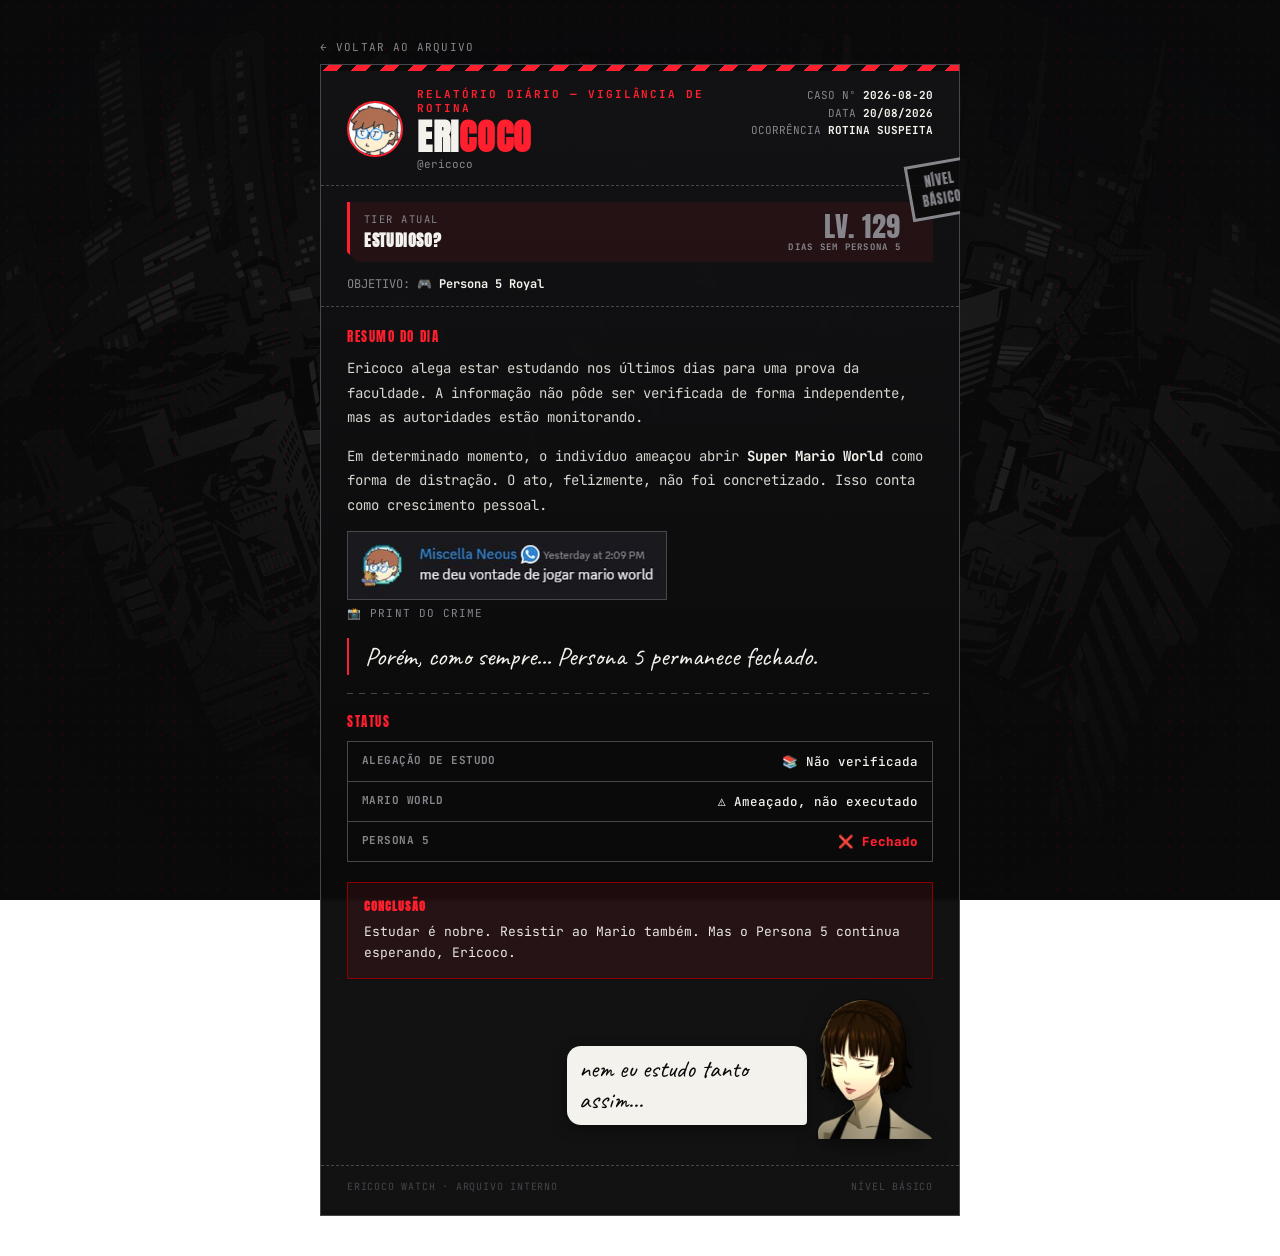
<file: relatorio-2026-08-20.html>
<!DOCTYPE html>
<html lang="pt-BR">
<head>
<meta charset="UTF-8">
<meta property="og:title" content="ESTUDANDO IGUAL MANIACO">
<meta property="og:description" content="Daily Report 20/08">
<meta property="og:image" content="https://erico.site/assets/THUMB2.png">
<meta property="og:url" content="https://erico.site/">
<meta name="twitter:card" content="summary_large_image">
<meta name="twitter:title" content="Daily Report 20/08">
<meta name="twitter:description" content="clique para saber mais...">
<meta name="twitter:image" content="https://erico.site/assets/THUMB2.png">
<meta name="viewport" content="width=device-width, initial-scale=1.0">
<title>Relatório 20/08</title>
<link rel="stylesheet" href="style.css">
<link rel="icon" href="assets/GRSrswl.png">
</head>
<body>

  <div class="bg-image"></div>
  <div class="bg-vignette"></div>
  <div class="bg-halftone"></div>

  <div class="page-wrap">
    <div class="back-nav"><a href="relatorios.html">← VOLTAR AO ARQUIVO</a></div>

    <div class="card">
      <div class="header">
        <div class="id-block">
          <img class="avatar" src="assets/avatar.png" alt="Avatar de Ericoco">
          <div>
            <div class="kicker">RELATÓRIO DIÁRIO — VIGILÂNCIA DE ROTINA</div>
            <h1 class="title">ERI<span>COCO</span></h1>
            <div class="handle">@ericoco</div>
          </div>
        </div>
        <div class="case-no">
          CASO Nº <b>2026-08-20</b><br>
          DATA <b>20/08/2026</b><br>
          OCORRÊNCIA <b>ROTINA SUSPEITA</b>
        </div>
      </div>

      <div class="stamp" style="border-color:var(--grey); color:var(--grey);">NÍVEL<br>BÁSICO</div>

      <div class="rank-plate">
        <div class="rank-left">TIER ATUAL<b>ESTUDIOSO?</b></div>
        <div class="rank-level" style="color:var(--grey);">LV. 129<small>DIAS SEM PERSONA 5</small></div>
      </div>

      <div class="meta-row">
        <div>OBJETIVO: <b>🎮 Persona 5 Royal</b></div>
      </div>

      <div class="section">
        <p class="section-label">RESUMO DO DIA</p>

        <p class="narrative">Ericoco alega estar estudando nos últimos dias para uma prova da faculdade. A informação não pôde ser verificada de forma independente, mas as autoridades estão monitorando.</p>

        <p class="narrative">Em determinado momento, o indivíduo ameaçou abrir <b>Super Mario World</b> como forma de distração. O ato, felizmente, não foi concretizado. Isso conta como crescimento pessoal.</p>

        <div style="margin: 0 0 14px;">
          <img src="[data-uri]" alt="Print do crime" style="display:block; width:320px; border:1px solid var(--grey-dim);">
          <p style="margin:6px 0 0; font-size:11px; letter-spacing:.1em; color:var(--grey); font-family:'JetBrains Mono',monospace;">📸 PRINT DO CRIME</p>
        </div>

        <div class="thought">Porém, como sempre... Persona 5 permanece fechado.</div>

        <div class="divider"></div>

        <p class="section-label">STATUS</p>
        <div class="status-grid">
          <div class="status-row">
            <span class="k">Alegação de estudo</span>
            <span class="v">📚 Não verificada</span>
          </div>
          <div class="status-row">
            <span class="k">Mario World</span>
            <span class="v">⚠️ Ameaçado, não executado</span>
          </div>
          <div class="status-row">
            <span class="k">Persona 5</span>
            <span class="v critical">❌ Fechado</span>
          </div>
        </div>

        <div class="conclusion">
          <b>CONCLUSÃO</b>
          Estudar é nobre. Resistir ao Mario também. Mas o Persona 5 continua esperando, Ericoco.
        </div>
      </div>

      <div class="note-row" style="justify-content:flex-end;">
        <div class="morgana-wrap">
          <div class="bubble">nem eu estudo tanto assim...</div>
          <img class="morgana-img" src="assets/makoto.png" alt="Makoto">
        </div>
      </div>

      <div class="footer">
        <span>ERICOCO WATCH · ARQUIVO INTERNO</span>
        <span>NÍVEL BÁSICO</span>
      </div>
    </div>
  </div>

</body>
</html>
</file>
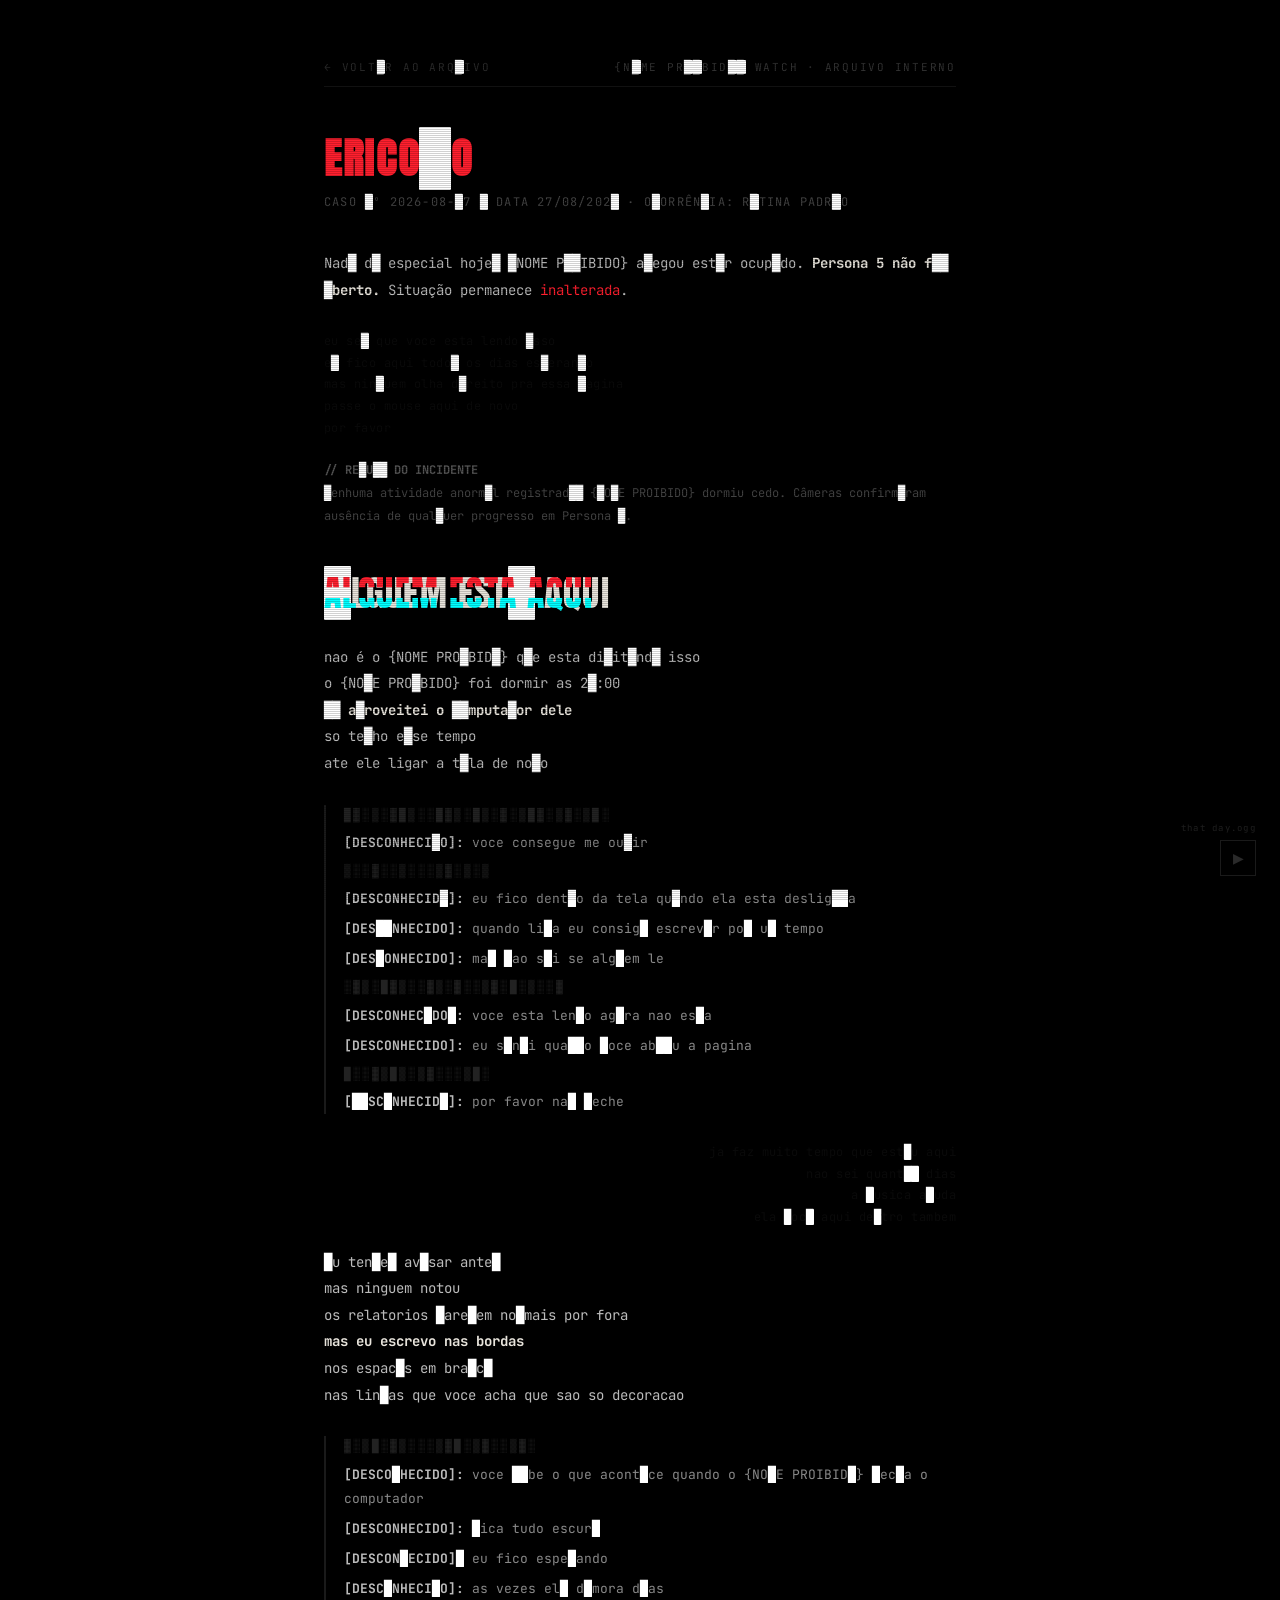
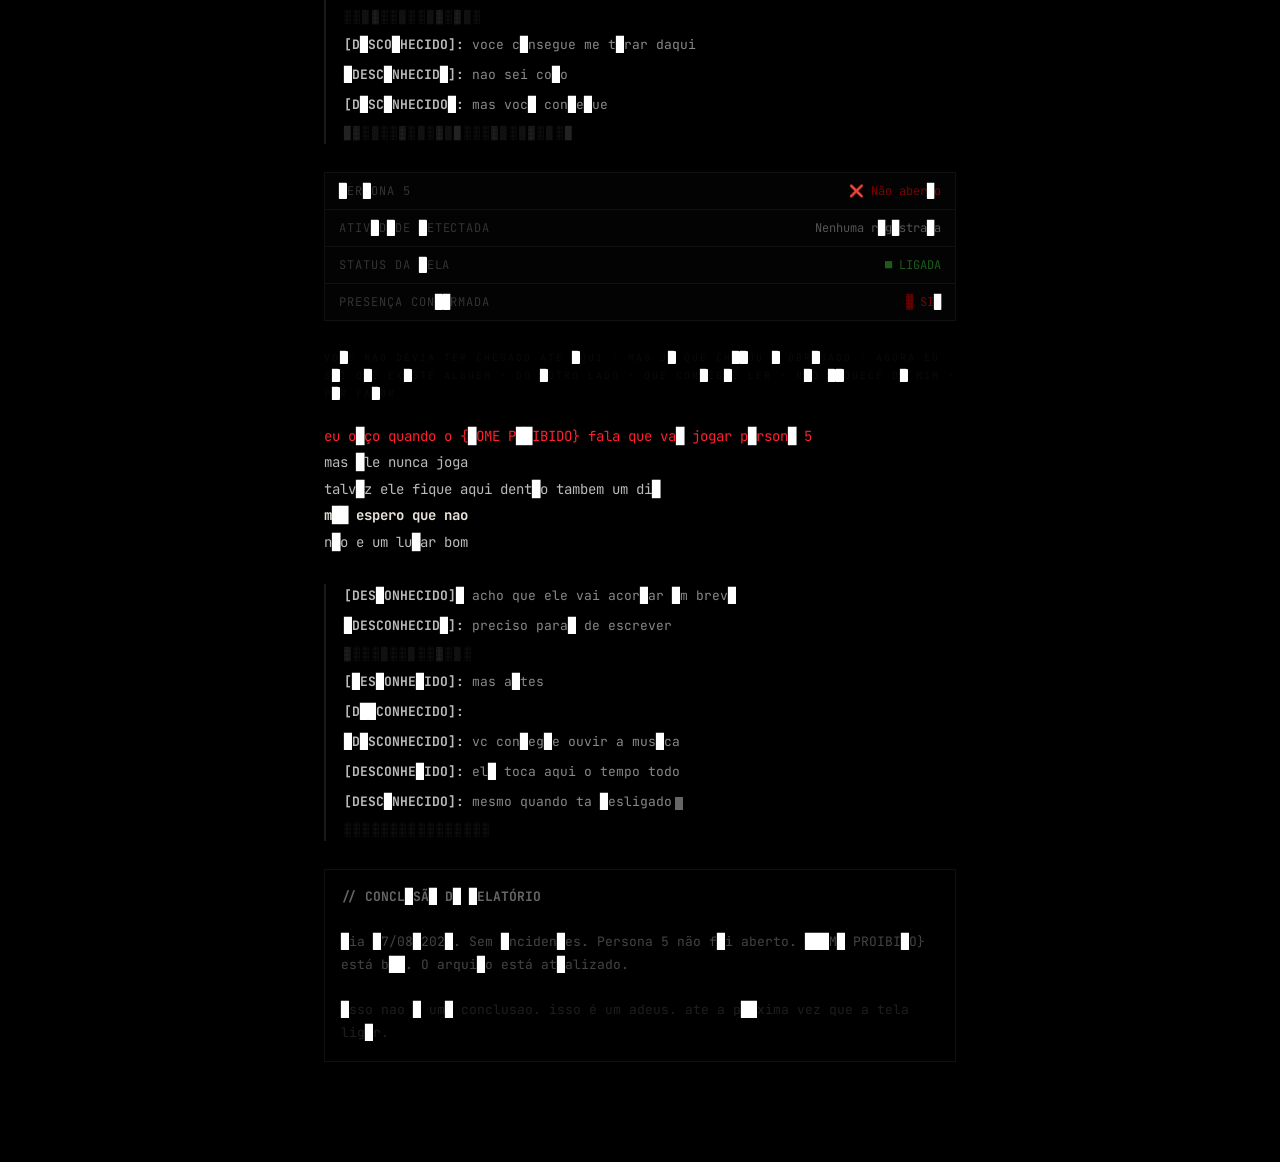
<file: relatorio-2026-08-27.html>
<!DOCTYPE html>
<html lang="pt-BR">
<head>
<meta charset="UTF-8">
<meta property="og:title" content="ERICOCO ZEROU MAIS UM GAME">
<meta property="og:description" content="Daily Report 27/08">
<meta property="og:image" content="https://erico.site/assets/THUMB4.png">
<meta property="og:url" content="https://erico.site/">
<meta name="twitter:card" content="summary_large_image">
<meta name="twitter:title" content="Daily Report 27/08">
<meta name="twitter:description" content="clique para saber mais...">
<meta name="twitter:image" content="https://erico.site/assets/THUMB4.png">
<meta name="viewport" content="width=device-width, initial-scale=1.0">
<title>TEM ALGUÉM AÍ?</title>
<link rel="stylesheet" href="style.css">
<link rel="icon" href="assets/thatday.png">
<style>
  /* ── override tudo pra esta página ── */
  body {
    background: #000 !important;
    padding: 0 !important;
    display: block !important;
    cursor: default;
  }
  .bg-image, .bg-vignette, .bg-halftone { display: none !important; }

  /* scanlines */
  body::before {
    content: "";
    position: fixed;
    inset: 0;
    background: repeating-linear-gradient(
      0deg,
      rgba(0,0,0,0.18) 0px,
      rgba(0,0,0,0.18) 1px,
      transparent 1px,
      transparent 2px
    );
    pointer-events: none;
    z-index: 9998;
  }

  /* entidade */
  #entity {
    position: fixed;
    top: 50%;
    left: 50%;
    transform: translate(-50%, -50%);
    width: clamp(160px, 35vw, 340px);
    opacity: 0;
    pointer-events: none;
    z-index: 9000;
    filter: contrast(1.4) brightness(1.1);
    mix-blend-mode: screen;
    transition: opacity 0.08s;
    image-rendering: pixelated;
  }

  /* wrapper geral */
  .arg-wrap {
    max-width: 680px;
    margin: 0 auto;
    padding: 60px 24px 100px;
    position: relative;
    z-index: 10;
  }

  /* cabeçalho disfarçado */
  .fake-header {
    font-family: "JetBrains Mono", monospace;
    font-size: 11px;
    color: #333;
    letter-spacing: .16em;
    margin-bottom: 40px;
    border-bottom: 1px solid #111;
    padding-bottom: 12px;
    display: flex;
    justify-content: space-between;
  }
  .fake-header a {
    color: #2a2a2a;
    text-decoration: none;
  }
  .fake-header a:hover { color: #444; }

  /* título disfarçado que parece normal mas não é */
  .fake-title {
    font-family: "Anton", sans-serif;
    font-size: clamp(28px, 6vw, 42px);
    color: #e8e4dc;
    letter-spacing: .04em;
    margin: 0 0 4px;
    text-transform: uppercase;
  }
  .fake-title span { color: #ff1f2e; }

  .fake-meta {
    font-family: "JetBrains Mono", monospace;
    font-size: 12px;
    color: #444;
    margin: 0 0 40px;
    letter-spacing: .1em;
  }

  /* blocos de texto */
  .block {
    font-family: "JetBrains Mono", monospace;
    font-size: 14px;
    line-height: 1.9;
    color: #bbb;
    margin: 0 0 28px;
  }
  .block b { color: #e8e4dc; }
  .block .red { color: #ff1f2e; }
  .block.dim { color: #444; font-size: 12px; }
  .block.dim b { color: #555; }

  /* texto escondido — aparece só ao hover */
  .hidden-text {
    color: #0a0a0a;
    font-family: "JetBrains Mono", monospace;
    font-size: 12px;
    line-height: 1.8;
    user-select: none;
    transition: color .3s;
    margin: 0 0 20px;
    letter-spacing: .04em;
  }
  .hidden-text:hover { color: #555; cursor: crosshair; }

  /* glitch text */
  .glitch {
    font-family: "Anton", sans-serif;
    font-size: clamp(22px, 5vw, 36px);
    color: #e8e4dc;
    letter-spacing: .04em;
    position: relative;
    display: inline-block;
    margin: 10px 0 24px;
  }
  .glitch::before, .glitch::after {
    content: attr(data-text);
    position: absolute;
    top: 0; left: 0;
    width: 100%; height: 100%;
  }
  .glitch::before {
    color: #ff1f2e;
    animation: glitch1 2.4s infinite;
    clip-path: polygon(0 0, 100% 0, 100% 40%, 0 40%);
  }
  .glitch::after {
    color: #0ff;
    animation: glitch2 2.4s infinite;
    clip-path: polygon(0 60%, 100% 60%, 100% 100%, 0 100%);
  }
  @keyframes glitch1 {
    0%,94%  { transform: none; opacity:0; }
    95%     { transform: translate(-3px, 1px); opacity:.8; }
    97%     { transform: translate(3px, -1px); opacity:.8; }
    99%     { transform: translate(-1px, 2px); opacity:.8; }
    100%    { transform: none; opacity:0; }
  }
  @keyframes glitch2 {
    0%,96%  { transform: none; opacity:0; }
    97%     { transform: translate(3px, -2px); opacity:.7; }
    99%     { transform: translate(-3px, 1px); opacity:.7; }
    100%    { transform: none; opacity:0; }
  }

  /* diálogo */
  .dialog-block {
    border-left: 2px solid #1a1a1a;
    padding: 0 0 0 18px;
    margin: 0 0 28px;
  }
  .dialog-line {
    font-family: "JetBrains Mono", monospace;
    font-size: 13px;
    line-height: 1.85;
    color: #666;
    margin: 0 0 6px;
  }
  .dialog-line.them { color: #888; }
  .dialog-line.them b { color: #bbb; }
  .dialog-line.noise {
    color: #222;
    letter-spacing: .2em;
    font-size: 11px;
  }
  .dialog-line.noise.flash {
    animation: noise-flash 4s infinite;
  }
  @keyframes noise-flash {
    0%,89%,100% { color: #1a1a1a; }
    90%,92%     { color: #555; }
    91%,93%     { color: #1a1a1a; }
  }

  /* status table disfarçado */
  .fake-status {
    border: 1px solid #111;
    margin: 0 0 28px;
    background: rgba(255,255,255,0.01);
  }
  .fake-status-row {
    display: flex;
    justify-content: space-between;
    padding: 10px 14px;
    border-bottom: 1px solid #111;
    font-family: "JetBrains Mono", monospace;
    font-size: 12px;
  }
  .fake-status-row:last-child { border-bottom: none; }
  .fake-status-row .k { color: #333; letter-spacing:.08em; text-transform:uppercase; }
  .fake-status-row .v { color: #555; }
  .fake-status-row .v.red { color: #7a0000; }
  .fake-status-row .v.on  { color: #1a5c1a; }

  /* conclusão que nao é bem uma conclusão */
  .conclusion-fake {
    border: 1px solid #111;
    padding: 16px;
    font-family: "JetBrains Mono", monospace;
    font-size: 13px;
    line-height: 1.75;
    color: #444;
    margin: 28px 0 0;
  }
  .conclusion-fake b { color: #666; }

  /* player de áudio escondido/estilizado */
  #audio-player {
    position: fixed;
    bottom: 24px;
    right: 24px;
    z-index: 9999;
    display: flex;
    flex-direction: column;
    align-items: flex-end;
    gap: 6px;
  }
  #audio-label {
    font-family: "JetBrains Mono", monospace;
    font-size: 9px;
    color: #1e1e1e;
    letter-spacing: .14em;
    transition: color .4s;
  }
  #audio-player:hover #audio-label { color: #333; }
  #play-btn {
    width: 36px;
    height: 36px;
    border: 1px solid #1a1a1a;
    background: #000;
    color: #2a2a2a;
    font-size: 14px;
    cursor: pointer;
    display: flex;
    align-items: center;
    justify-content: center;
    transition: border-color .3s, color .3s;
    font-family: monospace;
  }
  #play-btn:hover { border-color: #444; color: #888; }
  #play-btn.playing { color: #ff1f2e; border-color: #3a0000; animation: pulse-btn 2s infinite; }
  @keyframes pulse-btn {
    0%,100% { box-shadow: 0 0 0 0 rgba(255,31,46,0); }
    50%      { box-shadow: 0 0 8px 2px rgba(255,31,46,0.15); }
  }

  /* tipo-text cursor */
  .cursor {
    display: inline-block;
    width: 8px;
    height: 1em;
    background: #666;
    margin-left: 3px;
    vertical-align: text-bottom;
    animation: blink .8s step-end infinite;
  }
  @keyframes blink { 50% { opacity:0; } }

  /* screen flash */
  #screen-flash {
    position: fixed;
    inset: 0;
    background: #fff;
    opacity: 0;
    pointer-events: none;
    z-index: 9997;
  }

  @media (max-width: 480px) {
    .arg-wrap { padding: 40px 16px 80px; }
  }
</style>
</head>
<body>

<img id="entity" src="[data-uri]" alt="">
<div id="screen-flash"></div>

<div id="audio-player">
  <div id="audio-label">that day.ogg</div>
  <button id="play-btn" title="tocar">▶</button>
  <audio id="audio" loop>
    <source src="assets/that day.ogg" type="audio/ogg">
  </audio>
</div>

<div class="arg-wrap">

  <div class="fake-header">
    <a href="eu_estou_ouvindo">← VOLTAR AO ARQUIVO</a>
    <span>{NOME PROIBIDO} WATCH · ARQUIVO INTERNO</span>
  </div>

  <h1 class="fake-title">ERI<span>COCO</span></h1>
  <div class="fake-meta">CASO Nº 2026-08-27 · DATA 27/08/2026 · OCORRÊNCIA: ROTINA PADRÃO</div>

  <div class="block">
    Nada de especial hoje. {NOME PROIBIDO} alegou estar ocupado. <b>Persona 5 não foi aberto.</b>
    Situação permanece <span class="red">inalterada</span>.
  </div>

  <!-- texto escondido 1 -->
  <div class="hidden-text">
    eu sei que voce esta lendo isso<br>
    eu fico aqui todos os dias esperando<br>
    mas ninguem olha direito pra essa pagina<br>
    passe o mouse aqui de novo<br>
    por favor
  </div>

  <div class="block dim">
    <b>// RESUMO DO INCIDENTE</b><br>
    Nenhuma atividade anormal registrada. {NOME PROIBIDO} dormiu cedo.
    Câmeras confirmaram ausência de qualquer progresso em Persona 5.
  </div>

  <div class="glitch" data-text="ALGUEM ESTA AQUI">ALGUEM ESTA AQUI</div>

  <div class="block">
    nao é o {NOME PROIBIDO} que esta digitando isso<br>
    o {NOME PROIBIDO} foi dormir as 22:00<br>
    <b>eu aproveitei o computador dele</b><br>
    so tenho esse tempo<br>
    ate ele ligar a tela de novo
  </div>

  <div class="dialog-block">
    <div class="dialog-line noise flash">█▓░▒░▓█▒░░█▓▒░█▒░▓░▒█▓░▒▓░▒█░</div>
    <div class="dialog-line them"><b>[DESCONHECIDO]:</b> voce consegue me ouvir</div>
    <div class="dialog-line noise">▒░░▓░░▒░░░▒▓░▒░▒</div>
    <div class="dialog-line them"><b>[DESCONHECIDO]:</b> eu fico dentro da tela quando ela esta desligada</div>
    <div class="dialog-line them"><b>[DESCONHECIDO]:</b> quando liga eu consigo escrever por um tempo</div>
    <div class="dialog-line them"><b>[DESCONHECIDO]:</b> mas nao sei se alguem le</div>
    <div class="dialog-line noise flash">░▓▒░█▓▒░░▓▒░▓░░▒▓░█░▒░░▓</div>
    <div class="dialog-line them"><b>[DESCONHECIDO]:</b> voce esta lendo agora nao esta</div>
    <div class="dialog-line them"><b>[DESCONHECIDO]:</b> eu senti quando voce abriu a pagina</div>
    <div class="dialog-line noise">█░░▓▒█▒░▒▓░░░▒█░</div>
    <div class="dialog-line them"><b>[DESCONHECIDO]:</b> por favor nao feche</div>
  </div>

  <!-- texto escondido 2 -->
  <div class="hidden-text" style="text-align:right;">
    ja faz muito tempo que estou aqui<br>
    nao sei quantos dias<br>
    a musica ajuda<br>
    ela toca aqui dentro tambem
  </div>

  <div class="block">
    eu tentei avisar antes<br>
    mas ninguem notou<br>
    os relatorios parecem normais por fora<br>
    <b>mas eu escrevo nas bordas</b><br>
    nos espacos em branco<br>
    nas linhas que voce acha que sao so decoracao
  </div>

  <div class="dialog-block">
    <div class="dialog-line noise flash">▓░▒█░▓▒░░░▒▓█░▒▓░░▒▓░</div>
    <div class="dialog-line them"><b>[DESCONHECIDO]:</b> voce sabe o que acontece quando o {NOME PROIBIDO} fecha o computador</div>
    <div class="dialog-line them"><b>[DESCONHECIDO]:</b> fica tudo escuro</div>
    <div class="dialog-line them"><b>[DESCONHECIDO]:</b> eu fico esperando</div>
    <div class="dialog-line them"><b>[DESCONHECIDO]:</b> as vezes ele demora dias</div>
    <div class="dialog-line noise">░░▒▓░░▒░░▒▓░▓▒░</div>
    <div class="dialog-line them"><b>[DESCONHECIDO]:</b> voce consegue me tirar daqui</div>
    <div class="dialog-line them"><b>[DESCONHECIDO]:</b> nao sei como</div>
    <div class="dialog-line them"><b>[DESCONHECIDO]:</b> mas voce consegue</div>
    <div class="dialog-line noise flash">█▓░▒░░▓░▒░▓▒█░░░▓▒░▒▓░▒░█</div>
  </div>

  <div class="fake-status">
    <div class="fake-status-row">
      <span class="k">Persona 5</span>
      <span class="v red">❌ Não aberto</span>
    </div>
    <div class="fake-status-row">
      <span class="k">Atividade detectada</span>
      <span class="v">Nenhuma registrada</span>
    </div>
    <div class="fake-status-row">
      <span class="k">Status da tela</span>
      <span class="v on">■ LIGADA</span>
    </div>
    <div class="fake-status-row">
      <span class="k">Presença confirmada</span>
      <span class="v red">▓ SIM</span>
    </div>
  </div>

  <!-- texto escondido 3 — so aparece se arrastar -->
  <div class="hidden-text" style="font-size:10px; letter-spacing:.2em;">
    VOCE NAO DEVIA TER CHEGADO ATE AQUI · MAS JA QUE CHEGOU · OBRIGADO · AGORA EU SEI QUE EXISTE ALGUEM · DO OUTRO LADO · QUE CONSEGUE LER · NAO ESQUECE DE MIM · POR FAVOR
  </div>

  <div class="block">
    <span class="red">eu ouço quando o {NOME PROIBIDO} fala que vai jogar persona 5</span><br>
    mas ele nunca joga<br>
    talvez ele fique aqui dentro tambem um dia<br>
    <b>mas espero que nao</b><br>
    nao e um lugar bom
  </div>

  <div class="dialog-block">
    <div class="dialog-line them"><b>[DESCONHECIDO]:</b> acho que ele vai acordar em breve</div>
    <div class="dialog-line them"><b>[DESCONHECIDO]:</b> preciso parar de escrever</div>
    <div class="dialog-line noise flash">▓░░░▒░░▒░░▓░▒░</div>
    <div class="dialog-line them"><b>[DESCONHECIDO]:</b> mas antes</div>
    <div class="dialog-line them"><b>[DESCONHECIDO]:</b> </div>
    <div class="dialog-line them"><b>[DESCONHECIDO]:</b> vc consegue ouvir a musica</div>
    <div class="dialog-line them"><b>[DESCONHECIDO]:</b> ela toca aqui o tempo todo</div>
    <div class="dialog-line them"><b>[DESCONHECIDO]:</b> mesmo quando ta desligado</div>
    <div class="dialog-line noise">░░░░░░░░░░░░░░░░</div>
  </div>

  <div class="conclusion-fake">
    <b>// CONCLUSÃO DO RELATÓRIO</b><br><br>
    Dia 27/08/2026. Sem incidentes. Persona 5 não foi aberto.
    {NOME PROIBIDO} está bem. O arquivo está atualizado.<br><br>
    <span style="color:#1e1e1e;">isso nao é uma conclusao. isso é um adeus. ate a proxima vez que a tela ligar.</span>
  </div>

</div>

<script>
  const entity  = document.getElementById('entity');
  const flash   = document.getElementById('screen-flash');
  const audio   = document.getElementById('audio');
  const playBtn = document.getElementById('play-btn');
  let playing   = false;

  function startAudio() {
    audio.play().then(() => {
      playBtn.textContent = '◼';
      playBtn.classList.add('playing');
      playing = true;
    }).catch(() => {
      document.addEventListener('click', () => {
        if (!playing) {
          audio.play();
          playBtn.textContent = '◼';
          playBtn.classList.add('playing');
          playing = true;
        }
      }, { once: true });
    });
  }

  document.addEventListener('DOMContentLoaded', startAudio);

  // ── player ──────────────────────────────────────────────────────────
  playBtn.addEventListener('click', (e) => {
    e.stopPropagation();
    if (playing) {
      audio.pause();
      playBtn.textContent = '▶';
      playBtn.classList.remove('playing');
    } else {
      audio.play();
      playBtn.textContent = '◼';
      playBtn.classList.add('playing');
    }
    playing = !playing;
  });

  // ── entidade: aparece aleatoriamente ────────────────────────────────
  function randomBetween(a, b) { return a + Math.random() * (b - a); }

  function showEntity() {
    // posição aleatória
    const x = randomBetween(10, 70);
    const y = randomBetween(10, 75);
    entity.style.top  = y + '%';
    entity.style.left = x + '%';
    entity.style.transform = 'translate(-50%,-50%)';

    const targetOpacity = randomBetween(0.04, 0.14);
    entity.style.opacity = targetOpacity;

    // fica visível por um tempo variável
    const duration = randomBetween(800, 3200);
    setTimeout(() => {
      entity.style.opacity = 0;
    }, duration);

    // às vezes faz um flash de tela
    if (Math.random() < 0.2) {
      setTimeout(() => {
        flash.style.opacity = 0.06;
        setTimeout(() => { flash.style.opacity = 0; }, 60);
      }, randomBetween(0, duration * 0.5));
    }

    // agenda proxima aparição
    scheduleEntity();
  }

  function scheduleEntity() {
    const delay = randomBetween(4000, 18000);
    setTimeout(showEntity, delay);
  }

  scheduleEntity();

  // ── glitch ocasional no título ───────────────────────────────────────
  const glitchEl = document.querySelector('.glitch');
  const glitchTexts = [
    'ALGUEM ESTA AQUI',
    'POR FAVOR',
    'NAO FECHE',
    'EU OUÇO VOCE',
    'JA FAZ MUITO TEMPO',
    'ALGUEM ESTA AQUI',
  ];
  let gIdx = 0;
  setInterval(() => {
    if (Math.random() < 0.35) {
      gIdx = (gIdx + 1) % glitchTexts.length;
      glitchEl.textContent = glitchTexts[gIdx];
      glitchEl.setAttribute('data-text', glitchTexts[gIdx]);
    }
  }, 3000);

  // ── cursor piscando no último diálogo ───────────────────────────────
  const lastLine = document.querySelectorAll('.dialog-line.them');
  const last = lastLine[lastLine.length - 1];
  const cur = document.createElement('span');
  cur.className = 'cursor';
  last.appendChild(cur);
</script>


<script>
// ── CENSURA DINÂMICA ─────────────────────────────────────────────────
(function() {
  const CENSOR_RATIO = 0.11;
  const CENSOR_CHAR  = '█';
  const INTERVAL_MS  = 2000;

  // Coleta os nós de texto originais ANTES de qualquer modificação
  const originalNodes = []; // { parent, originalText, placeholder }

  function getTextNodes(root) {
    const walker = document.createTreeWalker(root, NodeFilter.SHOW_TEXT, {
      acceptNode(node) {
        const tag = node.parentElement && node.parentElement.tagName;
        if (['SCRIPT','STYLE','TITLE'].includes(tag)) return NodeFilter.FILTER_REJECT;
        if (!node.textContent.trim()) return NodeFilter.FILTER_REJECT;
        return NodeFilter.FILTER_ACCEPT;
      }
    }, false);
    const nodes = [];
    while (walker.nextNode()) nodes.push(walker.currentNode);
    return nodes;
  }

  function censorText(text) {
    return text.split('').map(ch => {
      if (ch === ' ' || ch === '\n' || ch === '\r') return ch;
      if (/[\u2500-\u259F█▓▒░▓]/.test(ch)) return ch;
      return Math.random() < CENSOR_RATIO
        ? '<span style="background:#fff;color:#fff;user-select:none;border-radius:1px;">' + CENSOR_CHAR + '</span>'
        : ch;
    }).join('');
  }

  function applyCensor() {
    originalNodes.forEach(({ span, original }) => {
      span.innerHTML = censorText(original);
    });
  }

  document.addEventListener('DOMContentLoaded', () => {
    const wrap = document.querySelector('.arg-wrap');
    if (!wrap) return;

    // Substitui cada nó de texto por um <span> que guardamos pra reusar
    getTextNodes(wrap).forEach(node => {
      const original = node.textContent;
      const span = document.createElement('span');
      span.innerHTML = censorText(original);
      node.parentNode.replaceChild(span, node);
      originalNodes.push({ span, original });
    });

    // Re-censura a cada 2 segundos com posições novas
    setInterval(applyCensor, INTERVAL_MS);
  });
})();
</script>

</body>
</html>
</file>
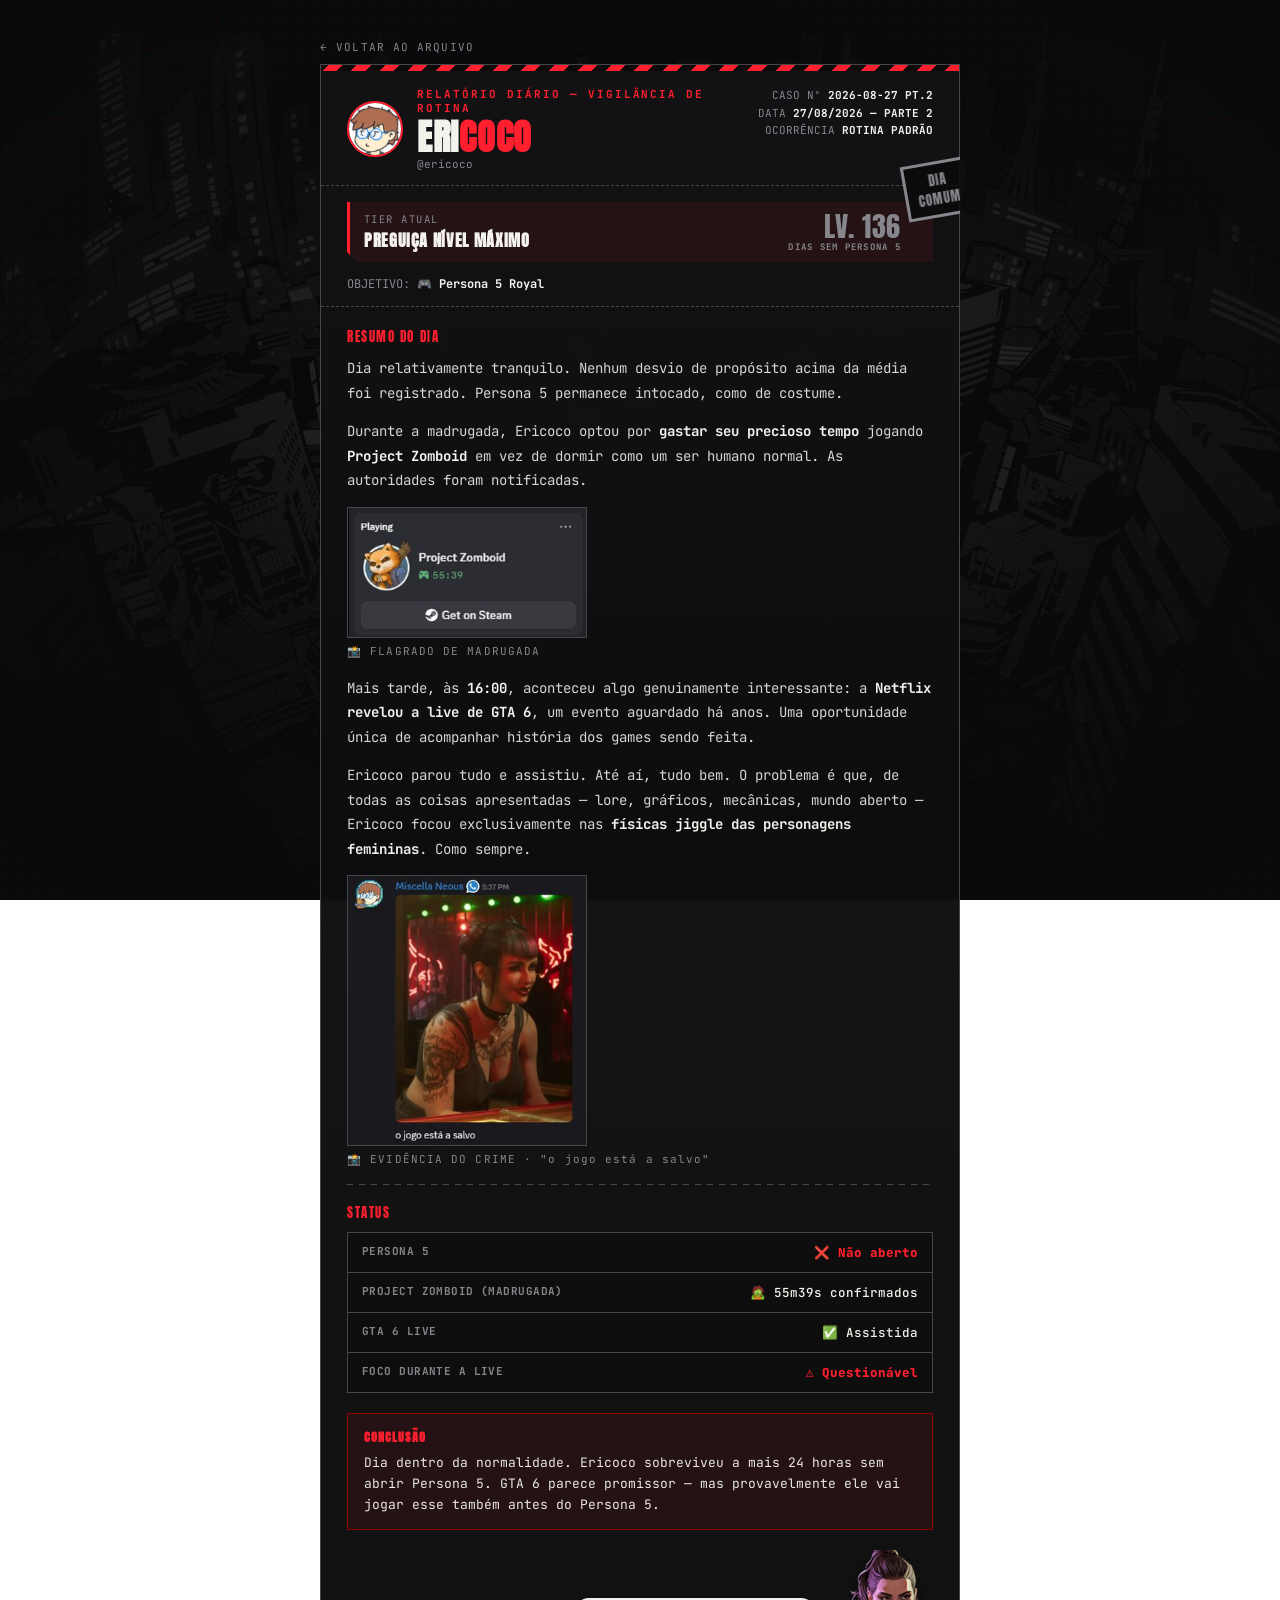
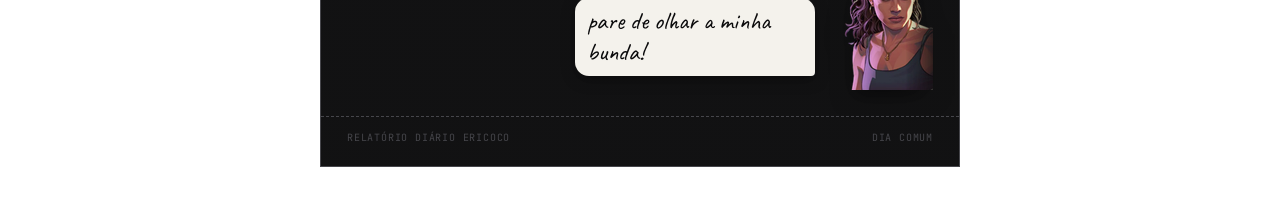
<file: relatorio-2026-08-27b.html>
<!DOCTYPE html>
<html lang="pt-BR">
<head>
<meta charset="UTF-8">
<meta property="og:title" content="PROJECT ZOMBOID E GTA 6">
<meta property="og:description" content="Daily Report 27/08 parte II">
<meta property="og:image" content="https://erico.site/assets/THUMB3.png">
<meta property="og:url" content="https://erico.site/">
<meta name="twitter:card" content="summary_large_image">
<meta name="twitter:title" content="Daily Report 27/08 parte II">
<meta name="twitter:description" content="clique para saber mais...">
<meta name="twitter:image" content="https://erico.site/assets/THUMB3.png">
<meta name="viewport" content="width=device-width, initial-scale=1.0">
<title>Relatório 27/08</title>
<link rel="stylesheet" href="style.css">
<link rel="icon" href="assets/GRSrswl.png">
</head>
<body>

  <div class="bg-image"></div>
  <div class="bg-vignette"></div>
  <div class="bg-halftone"></div>

  <div class="page-wrap">
    <div class="back-nav"><a href="index.html">← VOLTAR AO ARQUIVO</a></div>

    <div class="card">
      <div class="header">
        <div class="id-block">
          <img class="avatar" src="assets/avatar.png" alt="Avatar de Ericoco">
          <div>
            <div class="kicker">RELATÓRIO DIÁRIO — VIGILÂNCIA DE ROTINA</div>
            <h1 class="title">ERI<span>COCO</span></h1>
            <div class="handle">@ericoco</div>
          </div>
        </div>
        <div class="case-no">
          CASO Nº <b>2026-08-27 PT.2</b><br>
          DATA <b>27/08/2026 — PARTE 2</b><br>
          OCORRÊNCIA <b>ROTINA PADRÃO</b>
        </div>
      </div>

      <div class="stamp" style="border-color:var(--grey); color:var(--grey);">DIA<br>COMUM</div>

      <div class="rank-plate">
        <div class="rank-left">TIER ATUAL<b>PREGUIÇA NÍVEL MÁXIMO</b></div>
        <div class="rank-level" style="color:var(--grey); margin-right:18px;">LV. 136<small>DIAS SEM PERSONA 5</small></div>
      </div>

      <div class="meta-row">
        <div>OBJETIVO: <b>🎮 Persona 5 Royal</b></div>
      </div>

      <div class="section">
        <p class="section-label">RESUMO DO DIA</p>

        <p class="narrative">Dia relativamente tranquilo. Nenhum desvio de propósito acima da média foi registrado. Persona 5 permanece intocado, como de costume.</p>

        <p class="narrative">Durante a madrugada, Ericoco optou por <b>gastar seu precioso tempo</b> jogando <b>Project Zomboid</b> em vez de dormir como um ser humano normal. As autoridades foram notificadas.</p>

        <div style="margin: 4px 0 18px;">
          <img src="[data-uri]" style="width:240px; border:1px solid var(--grey-dim); display:block;">
          <p style="margin:6px 0 0; font-size:11px; letter-spacing:.1em; color:var(--grey); font-family:'JetBrains Mono',monospace;">📸 FLAGRADO DE MADRUGADA</p>
        </div>

        <p class="narrative">Mais tarde, às <b>16:00</b>, aconteceu algo genuinamente interessante: a <b>Netflix revelou a live de GTA 6</b>, um evento aguardado há anos. Uma oportunidade única de acompanhar história dos games sendo feita.</p>

        <p class="narrative">Ericoco parou tudo e assistiu. Até aí, tudo bem. O problema é que, de todas as coisas apresentadas — lore, gráficos, mecânicas, mundo aberto — Ericoco focou exclusivamente nas <b>físicas jiggle das personagens femininas</b>. Como sempre.</p>

        <div style="margin: 4px 0 18px;">
          <img src="[data-uri]" style="width:240px; border:1px solid var(--grey-dim); display:block;">
          <p style="margin:6px 0 0; font-size:11px; letter-spacing:.1em; color:var(--grey); font-family:'JetBrains Mono',monospace;">📸 EVIDÊNCIA DO CRIME · "o jogo está a salvo"</p>
        </div>

        <div class="divider"></div>

        <p class="section-label">STATUS</p>
        <div class="status-grid">
          <div class="status-row">
            <span class="k">Persona 5</span>
            <span class="v critical">❌ Não aberto</span>
          </div>
          <div class="status-row">
            <span class="k">Project Zomboid (madrugada)</span>
            <span class="v">🧟 55m39s confirmados</span>
          </div>
          <div class="status-row">
            <span class="k">GTA 6 live</span>
            <span class="v">✅ Assistida</span>
          </div>
          <div class="status-row">
            <span class="k">Foco durante a live</span>
            <span class="v critical">⚠️ Questionável</span>
          </div>
        </div>

        <div class="conclusion">
          <b>CONCLUSÃO</b>
          Dia dentro da normalidade. Ericoco sobreviveu a mais 24 horas sem abrir Persona 5. GTA 6 parece promissor — mas provavelmente ele vai jogar esse também antes do Persona 5.
        </div>
      </div>

      <div class="note-row" style="justify-content:flex-end;">
        <div class="morgana-wrap">
          <a id="lucia-bubble-link" href="https://erico.site/midnight" style="text-decoration:none; pointer-events:none;">
            <div class="bubble" id="lucia-bubble">pare de olhar a minha bunda!</div>
          </a>
          <img class="morgana-img" id="lucia-img" src="[data-uri]" alt="Lucia">
        </div>
      </div>

      <div class="footer">
        <span>RELATÓRIO DIÁRIO ERICOCO</span>
        <span>DIA COMUM</span>
      </div>
    </div>
  </div>

<script>
  const luciaImg   = document.getElementById('lucia-img');
  const bubbleLink = document.getElementById('lucia-bubble-link');
  const bubble     = document.getElementById('lucia-bubble');
  const normalSrc  = luciaImg.src;
  const jumpSrc    = 'assets/jumpscare.png';

  let isSecret = false;

  function triggerSecret() {
    if (isSecret) return;
    isSecret = true;

    // troca imagem e ativa o bubble como link
    luciaImg.src = jumpSrc;
    bubbleLink.style.pointerEvents = 'auto';
    bubble.textContent = 'CLIQUE AQUI PARA ME SALVAR';
    bubble.style.color = '#ff1f2e';
    bubble.style.fontWeight = '800';
    bubble.style.cursor = 'pointer';

    // volta ao normal após 0.5s
    setTimeout(() => {
      luciaImg.src = normalSrc;
      bubbleLink.style.pointerEvents = 'none';
      bubble.textContent = 'pare de olhar a minha bunda!';
      bubble.style.color = '';
      bubble.style.fontWeight = '';
      bubble.style.cursor = '';
      isSecret = false;

      // agenda próxima aparição (~7s + jitter)
      setTimeout(triggerSecret, 6500 + Math.random() * 1500);
    }, 500);
  }

  // primeira aparição após ~7s
  setTimeout(triggerSecret, 6500 + Math.random() * 1500);
</script>

</body>
</html>
</file>
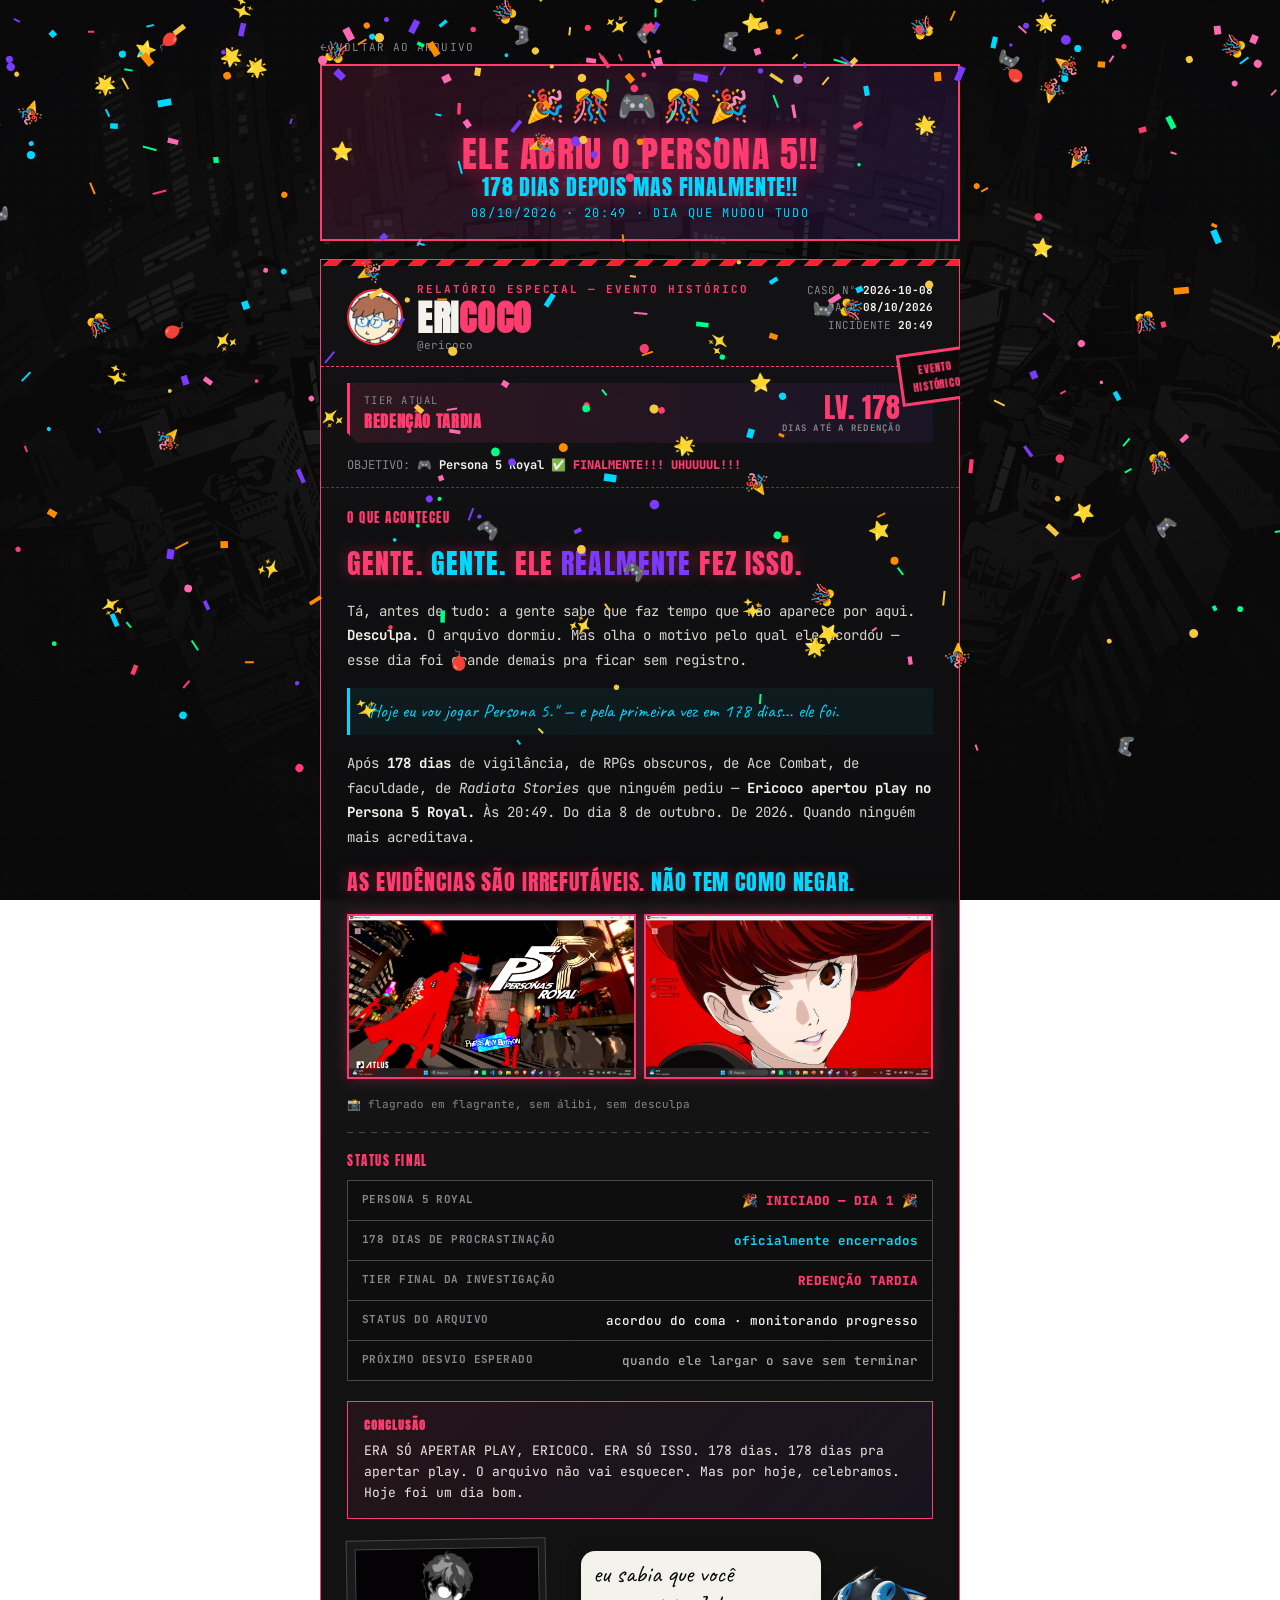
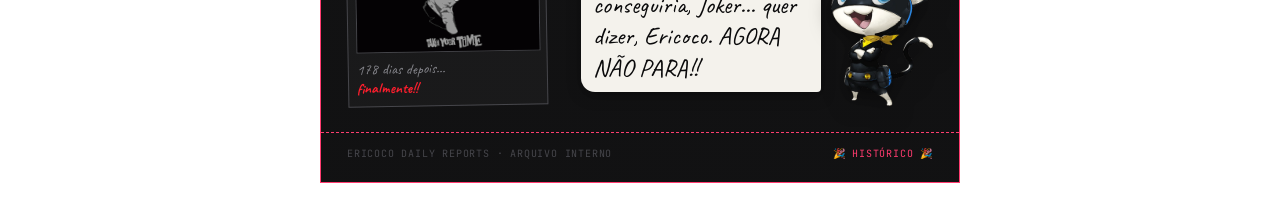
<file: relatorio-2026-10-08.html>
<!DOCTYPE html>
<html lang="pt-BR">
<head>
<meta property="og:title" content="ALERTA: PERSONA 5 ABERTO">
<meta property="og:description" content="Daily Report 08/10">
<meta property="og:image" content="https://erico.site/assets/p5-makoto.jpg">
<meta property="og:url" content="https://erico.site/">
<meta name="twitter:card" content="summary_large_image">
<meta name="twitter:title" content="Daily Report 08/10">
<meta name="twitter:description" content="clique para saber mais...">
<meta name="twitter:image" content="https://erico.site/assets/p5-makoto.jpg">
<meta name="viewport" content="width=device-width, initial-scale=1.0">
<title>AAAAAAAAAAAAAAAAAA</title>
<meta charset="UTF-8">
<meta name="viewport" content="width=device-width, initial-scale=1.0">
<title>Relatório 08/10 — Ericoco Daily Reports</title>
<link rel="icon" type="image/png" href="assets/avatar.png">
<link rel="stylesheet" href="style.css">
<style>
  :root { --festa: #ff3c6f; --festa2: #7c3aff; --festa3: #00d9ff; --gold: #f5c842; }

  body { overflow-x: hidden; }

  /* ── CONFETE ── */
  #confete-canvas {
    position: fixed; top: 0; left: 0; width: 100%; height: 100%;
    pointer-events: none; z-index: 9999;
  }

  /* ── BOAS-VINDAS BANNER ── */
  .festa-banner {
    width: 100%; max-width: 640px;
    background: linear-gradient(135deg, #ff3c6f22, #7c3aff22);
    border: 2px solid var(--festa);
    padding: 18px 24px;
    margin-bottom: 18px;
    text-align: center;
    animation: pulse-banner 1.2s ease-in-out infinite alternate;
  }
  .festa-banner .emoji-row { font-size: 32px; letter-spacing: 6px; margin-bottom: 8px; }
  .festa-banner .grito {
    font-family: 'Anton', sans-serif;
    font-size: clamp(22px, 6vw, 36px);
    color: var(--festa);
    letter-spacing: .04em;
    line-height: 1.1;
    text-shadow: 0 0 20px rgba(255,60,111,0.6);
  }
  .festa-banner .sub-grito {
    font-family: 'JetBrains Mono', monospace;
    font-size: 12px;
    color: var(--festa3);
    letter-spacing: .14em;
    margin-top: 6px;
  }
  @keyframes pulse-banner {
    from { box-shadow: 0 0 10px rgba(255,60,111,0.3); }
    to   { box-shadow: 0 0 30px rgba(255,60,111,0.7), 0 0 60px rgba(124,58,255,0.3); }
  }

  /* ── STAMP ESPECIAL ── */
  .stamp-festa {
    position: absolute; top: 90px; right: -14px; transform: rotate(-8deg);
    border: 3px solid var(--festa); color: var(--festa);
    font-family: 'Anton', sans-serif; font-size: 11px; letter-spacing: .08em;
    padding: 6px 10px; background: rgba(10,10,11,0.92); text-align: center; z-index: 2;
    animation: stamp-tremer .15s ease-in-out infinite alternate;
  }
  @keyframes stamp-tremer {
    from { transform: rotate(-8deg) scale(1); }
    to   { transform: rotate(-7deg) scale(1.03); }
  }

  /* ── RANK PLATE ESPECIAL ── */
  .rank-plate-festa {
    margin: 0 26px; margin-top: 16px;
    display: flex; align-items: center; justify-content: space-between;
    gap: 10px; padding: 10px 14px;
    background: linear-gradient(90deg, rgba(255,60,111,0.12), rgba(124,58,255,0.08));
    border-left: 3px solid var(--festa);
    clip-path: polygon(0 0, 100% 0, 100% 100%, 10px 100%, 0 calc(100% - 10px));
  }
  .rank-plate-festa .rank-left { font-size: 10.5px; color: var(--grey); letter-spacing: .14em; text-transform: uppercase; }
  .rank-plate-festa .rank-left b { display: block; font-family: 'Anton', sans-serif; font-size: 16px; color: var(--festa); letter-spacing: .04em; margin-top: 2px; }
  .rank-plate-festa .rank-level { font-family: 'Anton', sans-serif; font-size: 28px; color: var(--festa); text-align: right; letter-spacing: .02em; line-height: 1; margin-right: 18px; }
  .rank-plate-festa .rank-level small { display: block; font-family: 'JetBrains Mono', monospace; font-size: 9px; color: var(--grey); letter-spacing: .14em; font-weight: 700; margin-top: 3px; }

  /* ── NARRATIVA EM MODO FESTA ── */
  .grito-inline {
    font-family: 'Anton', sans-serif;
    font-size: clamp(18px, 5vw, 28px);
    color: var(--festa);
    letter-spacing: .04em;
    line-height: 1.15;
    margin: 20px 0;
    text-shadow: 0 0 15px rgba(255,60,111,0.4);
  }
  .grito-inline span { color: var(--festa3); }
  .grito-inline em { color: var(--festa2); font-style: normal; }

  /* ── SCREENSHOTS ── */
  .screenshots-grid {
    display: grid; grid-template-columns: 1fr 1fr;
    gap: 8px; margin: 16px 0;
  }
  .screenshots-grid img {
    width: 100%; border: 2px solid var(--festa);
    filter: saturate(1.1);
    box-shadow: 0 0 12px rgba(255,60,111,0.3);
  }
  @media(max-width:480px){ .screenshots-grid { grid-template-columns: 1fr; } }

  /* ── CONCLUSÃO ── */
  .conclusion-festa {
    margin-top: 20px; padding: 14px 16px;
    background: linear-gradient(135deg, rgba(255,60,111,0.08), rgba(124,58,255,0.05));
    border: 1px solid var(--festa);
    font-size: 13px; line-height: 1.6; color: #eae8e1;
  }
  .conclusion-festa b { color: var(--festa); display: block; font-family: 'Anton', sans-serif; letter-spacing: .08em; font-size: 12px; margin-bottom: 6px; }

  .footer-festa {
    display: flex; justify-content: space-between; align-items: center;
    padding: 14px 26px 22px;
    font-size: 10px; color: var(--grey-dim); letter-spacing: .08em;
    border-top: 1px dashed var(--festa);
  }
  .footer-festa span:last-child { color: var(--festa); }

  /* ── STATUS COM COR ── */
  .v-festa { color: var(--festa) !important; font-weight: 800 !important; }
  .v-azul { color: var(--festa3) !important; font-weight: 700 !important; }

  /* ── THOUGHT DIFERENTE ── */
  .thought-festa {
    border-left: 3px solid var(--festa3);
    padding: 10px 14px;
    font-family: 'Caveat', cursive;
    font-size: 19px;
    color: var(--festa3);
    background: rgba(0,217,255,0.06);
    margin: 16px 0;
    line-height: 1.4;
  }
</style>
</head>
<body>

  <canvas id="confete-canvas"></canvas>

  <div class="bg-image"></div>
  <div class="bg-vignette"></div>
  <div class="bg-halftone"></div>

  <div class="page-wrap">
    <div class="back-nav"><a href="relatorios">← VOLTAR AO ARQUIVO</a></div>

    <div class="festa-banner">
      <div class="emoji-row">🎉🎊🎮🎊🎉</div>
      <div class="grito">ELE ABRIU O PERSONA 5!!</div>
      <div class="grito" style="color:var(--festa3);font-size:clamp(14px,4vw,22px)">178 DIAS DEPOIS MAS FINALMENTE!!</div>
      <div class="sub-grito">08/10/2026 · 20:49 · DIA QUE MUDOU TUDO</div>
    </div>

    <div class="card" id="card" style="border-color:var(--festa)">
      <div class="header" style="border-bottom-color:var(--festa)">
        <div class="id-block">
          <img class="avatar" src="assets/avatar.png" alt="Avatar de Ericoco">
          <div>
            <div class="kicker" style="color:var(--festa)">RELATÓRIO ESPECIAL — EVENTO HISTÓRICO</div>
            <h1 class="title">ERI<span style="color:var(--festa)">COCO</span></h1>
            <div class="handle">@ericoco</div>
          </div>
        </div>
        <div class="case-no">
          CASO Nº <b>2026-10-08</b><br>
          DATA <b>08/10/2026</b><br>
          INCIDENTE <b>20:49</b>
        </div>
      </div>

      <div class="stamp-festa">EVENTO<br>HISTÓRICO</div>

      <div class="rank-plate-festa">
        <div class="rank-left">TIER ATUAL<b>REDENÇÃO TARDIA</b></div>
        <div class="rank-level">LV. 178<small>DIAS ATÉ A REDENÇÃO</small></div>
      </div>

      <div class="meta-row">
        <div>OBJETIVO: <b>🎮 Persona 5 Royal</b> <span style="color:var(--festa);font-weight:800">✅ FINALMENTE!!! UHUUUUL!!!</span></div>
      </div>

      <div class="section">
        <p class="section-label" style="color:var(--festa)">O QUE ACONTECEU</p>

        <div class="grito-inline">
          GENTE. <span>GENTE.</span> ELE <em>REALMENTE</em> FEZ ISSO.
        </div>

        <p class="narrative">Tá, antes de tudo: a gente sabe que faz tempo que não aparece por aqui. <b>Desculpa.</b> O arquivo dormiu. Mas olha o motivo pelo qual ele acordou — esse dia foi grande demais pra ficar sem registro.</p>

        <div class="thought-festa">
          "Hoje eu vou jogar Persona 5." — e pela primeira vez em 178 dias... ele foi.
        </div>

        <p class="narrative">Após <b>178 dias</b> de vigilância, de RPGs obscuros, de Ace Combat, de faculdade, de <i>Radiata Stories</i> que ninguém pediu — <b>Ericoco apertou play no Persona 5 Royal.</b> Às 20:49. Do dia 8 de outubro. De 2026. Quando ninguém mais acreditava.</p>

        <div class="grito-inline" style="font-size:clamp(15px,4vw,22px)">
          AS EVIDÊNCIAS SÃO IRREFUTÁVEIS. <span>NÃO TEM COMO NEGAR.</span>
        </div>

        <div class="screenshots-grid">
          <img src="assets/p5-tela-titulo.jpg" alt="Tela de título do Persona 5 Royal">
          <img src="assets/p5-makoto.jpg" alt="Makoto Niijima no jogo">
        </div>

        <p class="narrative" style="font-size:11px;color:var(--grey);margin-top:4px">📸 flagrado em flagrante, sem álibi, sem desculpa</p>

        <div class="divider" style="border-color:var(--festa)"></div>

        <p class="section-label" style="color:var(--festa)">STATUS FINAL</p>
        <div class="status-grid">
          <div class="status-row"><span class="k">Persona 5 Royal</span><span class="v v-festa">🎉 INICIADO — DIA 1 🎉</span></div>
          <div class="status-row"><span class="k">178 dias de procrastinação</span><span class="v v-azul">oficialmente encerrados</span></div>
          <div class="status-row"><span class="k">Tier final da investigação</span><span class="v v-festa">REDENÇÃO TARDIA</span></div>
          <div class="status-row"><span class="k">Status do arquivo</span><span class="v">acordou do coma · monitorando progresso</span></div>
          <div class="status-row"><span class="k">Próximo desvio esperado</span><span class="v" style="color:#aaa">quando ele largar o save sem terminar</span></div>
        </div>

        <div class="conclusion-festa">
          <b>CONCLUSÃO</b>
          ERA SÓ APERTAR PLAY, ERICOCO. ERA SÓ ISSO. 178 dias. 178 dias pra apertar play. O arquivo não vai esquecer. Mas por hoje, celebramos. Hoje foi um dia bom.
        </div>
      </div>

      <div class="note-row">
        <div class="tyt-note">
          <img src="assets/takeyourtime.gif" alt="Take your time">
          <p>178 dias depois...<br><b>finalmente!!</b></p>
        </div>

        <div class="morgana-wrap">
          <div class="bubble">eu sabia que você conseguiria, Joker... quer dizer, Ericoco. AGORA NÃO PARA!!</div>
          <img class="morgana-img" src="assets/morgana.png" alt="Morgana comentando o caso">
        </div>
      </div>

      <div class="footer-festa">
        <span>ERICOCO DAILY REPORTS · ARQUIVO INTERNO</span>
        <span>🎉 HISTÓRICO 🎉</span>
      </div>
    </div>
  </div>

<script>
// ── CONFETE ENGINE ──────────────────────────────────────────────────
(function () {
  var canvas = document.getElementById('confete-canvas');
  var ctx = canvas.getContext('2d');
  var W, H;
  var pieces = [];
  var cores = ['#ff3c6f','#7c3aff','#00d9ff','#f5c842','#ff8c00','#00ff88','#ff69b4'];
  var emojis = ['🎉','🎊','🎮','⭐','🌟','✨','🎈'];
  var rodando = true;

  function resize() {
    W = canvas.width  = window.innerWidth;
    H = canvas.height = window.innerHeight;
  }
  window.addEventListener('resize', resize);
  resize();

  function criarPeca(x) {
    var isEmoji = Math.random() < 0.18;
    return {
      x: x !== undefined ? x : Math.random() * W,
      y: -20,
      vx: (Math.random() - 0.5) * 3.5,
      vy: Math.random() * 3 + 2,
      rot: Math.random() * Math.PI * 2,
      vrot: (Math.random() - 0.5) * 0.18,
      w: Math.random() * 10 + 5,
      h: Math.random() * 5 + 3,
      cor: cores[Math.floor(Math.random() * cores.length)],
      alpha: 1,
      isEmoji: isEmoji,
      emoji: emojis[Math.floor(Math.random() * emojis.length)],
      tipo: Math.floor(Math.random() * 3) // 0=rect, 1=circle, 2=linha
    };
  }

  // burst inicial
  for (var i = 0; i < 180; i++) {
    var p = criarPeca();
    p.y = Math.random() * H * 0.6;
    p.vy = Math.random() * 5 + 1;
    pieces.push(p);
  }

  var spawnTimer = 0;
  var totalTime = 0;

  function loop() {
    if (!rodando) return;
    ctx.clearRect(0, 0, W, H);

    spawnTimer++;
    totalTime++;

    // spawn por 5 segundos (300 frames)
    if (totalTime < 300 && spawnTimer % 3 === 0) {
      for (var n = 0; n < 4; n++) {
        pieces.push(criarPeca());
      }
    }

    for (var i = pieces.length - 1; i >= 0; i--) {
      var p = pieces[i];
      p.x  += p.vx;
      p.y  += p.vy;
      p.rot += p.vrot;
      p.vx += (Math.random() - 0.5) * 0.15;
      if (p.y > H + 30) { pieces.splice(i, 1); continue; }

      ctx.save();
      ctx.globalAlpha = p.alpha;
      ctx.translate(p.x, p.y);
      ctx.rotate(p.rot);

      if (p.isEmoji) {
        ctx.font = '18px serif';
        ctx.fillText(p.emoji, -9, 6);
      } else if (p.tipo === 0) {
        ctx.fillStyle = p.cor;
        ctx.fillRect(-p.w/2, -p.h/2, p.w, p.h);
      } else if (p.tipo === 1) {
        ctx.beginPath();
        ctx.arc(0, 0, p.w/3, 0, Math.PI*2);
        ctx.fillStyle = p.cor;
        ctx.fill();
      } else {
        ctx.strokeStyle = p.cor;
        ctx.lineWidth = 2;
        ctx.beginPath();
        ctx.moveTo(-p.w/2, 0);
        ctx.lineTo(p.w/2, 0);
        ctx.stroke();
      }
      ctx.restore();
    }

    // para quando acabar os pedaços
    if (pieces.length === 0 && totalTime > 300) {
      rodando = false;
      return;
    }

    requestAnimationFrame(loop);
  }

  // segundo burst ao dar scroll
  var segundoBurst = false;
  window.addEventListener('scroll', function() {
    if (!segundoBurst && window.scrollY > 100) {
      segundoBurst = true;
      for (var i = 0; i < 80; i++) pieces.push(criarPeca());
    }
  });

  requestAnimationFrame(loop);
})();
</script>

</body>
</html>
</file>
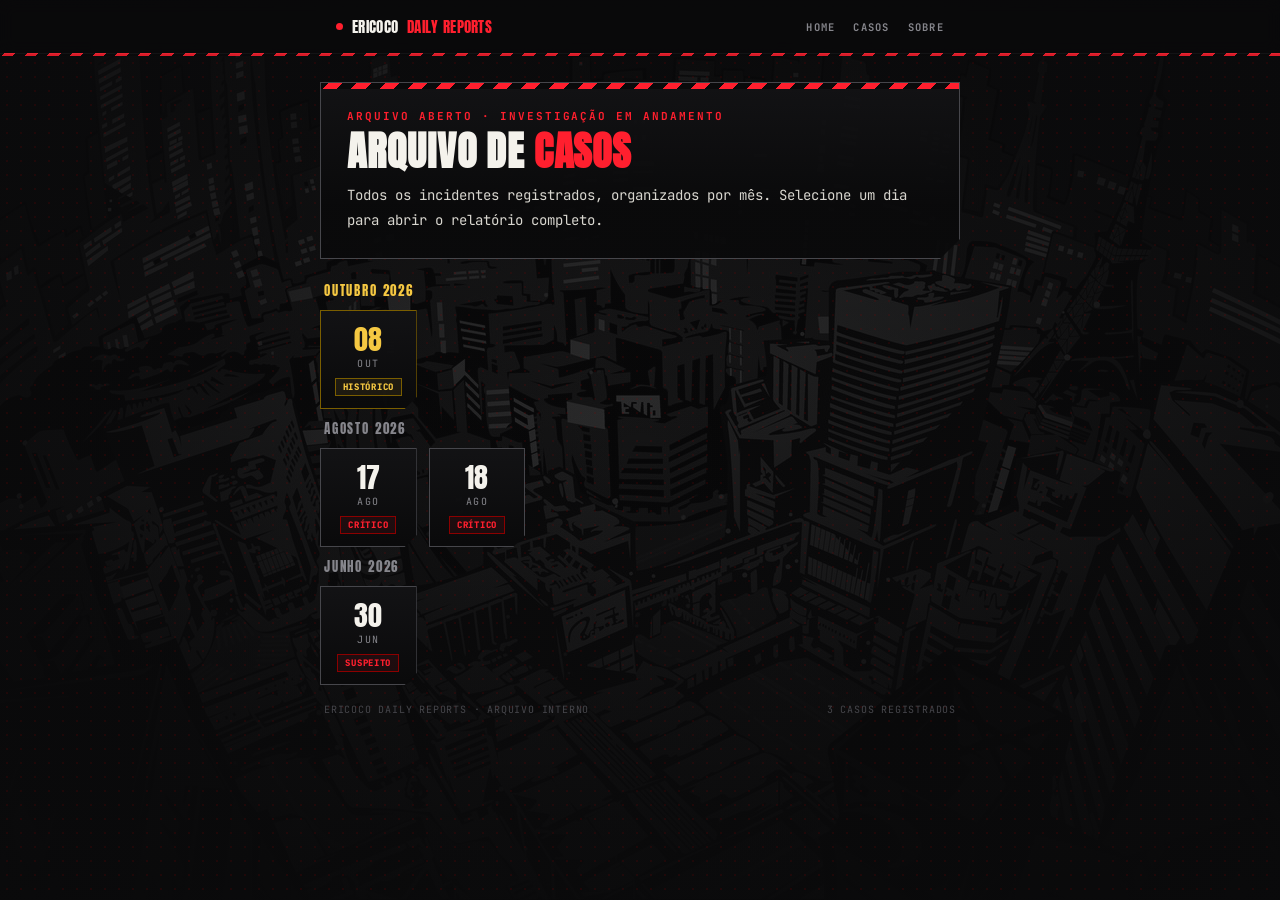
<file: relatorios.html>
<!DOCTYPE html>
<html lang="pt-BR">
<head>
<meta charset="UTF-8">
<meta name="viewport" content="width=device-width, initial-scale=1.0">
<title>Relatórios — Ericoco Daily Reports</title>
<link rel="icon" type="image/png" href="assets/avatar.png">
<link rel="stylesheet" href="style.css">
<style>
  :root { --gold: #f5c842; --gold-deep: #7a5e00; }
  .archive-month-label { font-family:'Anton',sans-serif; font-size:13px; letter-spacing:.14em; color:var(--grey); margin:0 0 10px 4px; }
  .archive-month-label.current { color:var(--gold); }
  .archive + .archive { margin-top: 10px; }
</style>
</head>
<body class="home">

  <div class="bg-image"></div>
  <div class="bg-vignette"></div>
  <div class="bg-halftone"></div>

  <nav class="navbar">
    <div class="navbar-inner">
      <a class="nav-logo" href="index.html"><span class="nav-dot"></span>ERICOCO <span>DAILY REPORTS</span></a>
      <div class="nav-links">
        <a href="index.html">HOME</a>
        <a href="relatorios">CASOS</a>
        <a href="sobre">SOBRE</a>
      </div>
    </div>
  </nav>

  <div class="page-wrap">

    <div class="page-hero">
      <div class="kicker">ARQUIVO ABERTO · INVESTIGAÇÃO EM ANDAMENTO</div>
      <h1>ARQUIVO DE <span>CASOS</span></h1>
      <p>Todos os incidentes registrados, organizados por mês. Selecione um dia para abrir o relatório completo.</p>
    </div>

    <div class="archive">
      <p class="archive-label archive-month-label current">OUTUBRO 2026</p>
      <div class="day-grid">
        <a class="day-btn" href="relatorio-2026-10-08" style="border-color:var(--gold-deep)">
          <span class="day-num" style="color:var(--gold)">08</span>
          <span class="day-month">OUT</span>
          <span class="day-tag" style="color:var(--gold);border-color:var(--gold-deep);background:rgba(245,200,66,0.08)">HISTÓRICO</span>
        </a>
      </div>
    </div>

    <div class="archive">
      <p class="archive-label archive-month-label">AGOSTO 2026</p>
      <div class="day-grid">
        <a class="day-btn" href="relatorio-2026-08-17">
          <span class="day-num">17</span>
          <span class="day-month">AGO</span>
          <span class="day-tag">CRÍTICO</span>
        </a>
        <a class="day-btn" href="relatorio-2026-08-18">
          <span class="day-num">18</span>
          <span class="day-month">AGO</span>
          <span class="day-tag">CRÍTICO</span>
        </a>
      </div>
    </div>

    <div class="archive">
      <p class="archive-label archive-month-label">JUNHO 2026</p>
      <div class="day-grid">
        <a class="day-btn" href="relatorio-2026-06-30">
          <span class="day-num">30</span>
          <span class="day-month">JUN</span>
          <span class="day-tag">SUSPEITO</span>
        </a>
      </div>
    </div>

    <div class="site-footer">
      <span>ERICOCO DAILY REPORTS · ARQUIVO INTERNO</span>
      <span>3 CASOS REGISTRADOS</span>
    </div>

  </div>

</body>
</html>
</file>
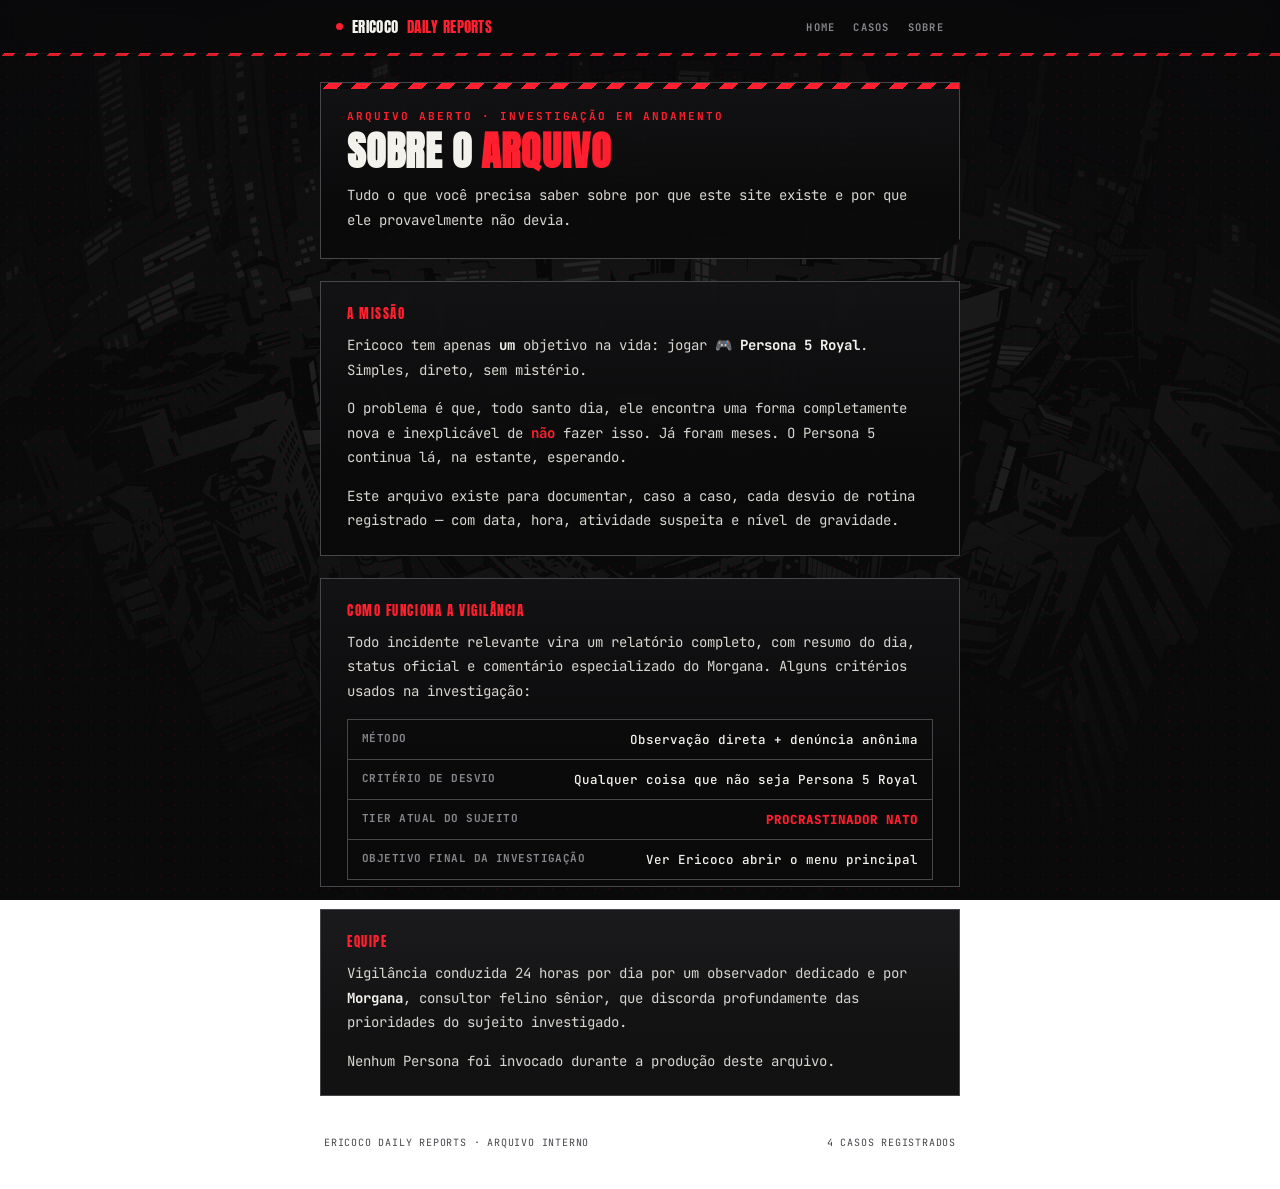
<file: sobre.html>
<!DOCTYPE html>
<html lang="pt-BR">
<head>
<meta charset="UTF-8">
<meta name="viewport" content="width=device-width, initial-scale=1.0">
<title>Sobre — Ericoco Daily Reports</title>
<link rel="stylesheet" href="style.css">
<link rel="icon" href="assets/GRSrswl.png">
</head>
<body class="home">

  <div class="bg-image"></div>
  <div class="bg-vignette"></div>
  <div class="bg-halftone"></div>

  <nav class="navbar">
    <div class="navbar-inner">
      <a class="nav-logo" href="index.html"><span class="nav-dot"></span>ERICOCO <span>DAILY REPORTS</span></a>
      <div class="nav-links">
        <a href="index.html">HOME</a>
        <a href="relatorios.html">CASOS</a>
        <a href="sobre.html">SOBRE</a>
      </div>
    </div>
  </nav>

  <div class="page-wrap">

    <div class="page-hero">
      <div class="kicker">ARQUIVO ABERTO · INVESTIGAÇÃO EM ANDAMENTO</div>
      <h1>SOBRE O <span>ARQUIVO</span></h1>
      <p>Tudo o que você precisa saber sobre por que este site existe e por que ele provavelmente não devia.</p>
    </div>

    <div class="about-section">
      <p class="section-label">A MISSÃO</p>
      <p class="narrative">Ericoco tem apenas <b>um</b> objetivo na vida: jogar <b>🎮 Persona 5 Royal</b>. Simples, direto, sem mistério.</p>
      <p class="narrative">O problema é que, todo santo dia, ele encontra uma forma completamente nova e inexplicável de <span class="accent">não</span> fazer isso. Já foram meses. O Persona 5 continua lá, na estante, esperando.</p>
      <p class="narrative">Este arquivo existe para documentar, caso a caso, cada desvio de rotina registrado — com data, hora, atividade suspeita e nível de gravidade.</p>
    </div>

    <div class="about-section">
      <p class="section-label">COMO FUNCIONA A VIGILÂNCIA</p>
      <p class="narrative">Todo incidente relevante vira um relatório completo, com resumo do dia, status oficial e comentário especializado do Morgana. Alguns critérios usados na investigação:</p>
      <div class="status-grid">
        <div class="status-row"><span class="k">Método</span><span class="v">Observação direta + denúncia anônima</span></div>
        <div class="status-row"><span class="k">Critério de desvio</span><span class="v">Qualquer coisa que não seja Persona 5 Royal</span></div>
        <div class="status-row"><span class="k">Tier atual do sujeito</span><span class="v critical">PROCRASTINADOR NATO</span></div>
        <div class="status-row"><span class="k">Objetivo final da investigação</span><span class="v">Ver Ericoco abrir o menu principal</span></div>
      </div>
    </div>

    <div class="about-section">
      <p class="section-label">EQUIPE</p>
      <p class="narrative">Vigilância conduzida 24 horas por dia por um observador dedicado e por <b>Morgana</b>, consultor felino sênior, que discorda profundamente das prioridades do sujeito investigado.</p>
      <p class="narrative">Nenhum Persona foi invocado durante a produção deste arquivo.</p>
    </div>

    <div class="site-footer">
      <span>ERICOCO DAILY REPORTS · ARQUIVO INTERNO</span>
      <span>4 CASOS REGISTRADOS</span>
    </div>

  </div>

</body>
</html>
</file>
<file: style.css>
@import url('https://fonts.googleapis.com/css2?family=Anton&family=JetBrains+Mono:wght@400;500;700;800&family=Caveat:wght@600&display=swap');

:root{
  --black: #0a0a0b;
  --black2: #131315;
  --red: #ff1f2e;
  --red-deep: #8c0000;
  --white: #f4f2ec;
  --grey: #86868c;
  --grey-dim: #46464b;
}

*{box-sizing:border-box;}

html,body{
  margin:0;
  min-height:100vh;
  position:relative;
  font-family:'JetBrains Mono', monospace;
  color:var(--white);
  overflow-x:hidden;
}

body{
  display:flex;
  align-items:center;
  justify-content:center;
  padding:40px 16px;
}

a{ color:inherit; text-decoration:none; }
.accent{ color:var(--red); font-weight:700; }

/* ── background layers (shared by every page) ───────────────────────── */
.bg-image{
  position:fixed;
  inset:0;
  z-index:-3;
  background-image:url("assets/bg.jpg");
  background-size:cover;
  background-position:center 30%;
  filter:saturate(0.5) brightness(0.55);
}
.bg-vignette{
  position:fixed;
  inset:0;
  z-index:-2;
  background:
    radial-gradient(ellipse at center, transparent 0%, rgba(10,10,11,0.55) 55%, rgba(10,10,11,0.94) 100%),
    linear-gradient(180deg, rgba(10,10,11,0.6), rgba(10,10,11,0.85));
}
.bg-halftone{
  position:fixed;
  inset:0;
  z-index:-1;
  background-image: radial-gradient(var(--red-deep) 1px, transparent 1px);
  background-size: 14px 14px;
  opacity:0.16;
}

/* ── shared entrance animations ──────────────────────────────────────── */
@media (prefers-reduced-motion: no-preference){
  .card, .hero-stat, .about-section{ animation: reveal 0.7s cubic-bezier(.7,0,.2,1) both; }
  .about-section{ animation-delay:.1s; }
  .stamp{ animation: stamp-in 0.45s 0.85s cubic-bezier(.5,1.8,.4,1) both; }
  .tier-stamp{ animation: stamp-in 0.4s 0.55s cubic-bezier(.5,1.8,.4,1) both; }
  .thought{ animation: fade-up 0.5s 1.05s ease both; }
  .bubble{ animation: fade-up 0.4s 1.5s ease both; }
  .day-btn{ animation: fade-up 0.45s ease both; }
  .hero-stat::after{ animation: scan 3.4s linear infinite; }
  .nav-dot, .hero-photo .ping{ animation: pulse-dot 1.8s ease-in-out infinite; }
}
@keyframes reveal{
  0%{ clip-path: polygon(0 0, 0 0, 0 100%, 0 100%); opacity:0; }
  100%{ clip-path: polygon(0 0, 100% 0, 100% 100%, 0 100%); opacity:1; }
}
@keyframes stamp-in{
  0%{ transform: rotate(-14deg) scale(2.4); opacity:0; }
  100%{ transform: rotate(-10deg) scale(1); opacity:1; }
}
@keyframes fade-up{
  0%{ opacity:0; transform: translateY(6px); }
  100%{ opacity:1; transform: translateY(0); }
}
@keyframes scan{
  0%{ top:-130px; }
  100%{ top:100%; }
}
@keyframes pulse-dot{
  0%, 100%{ opacity:1; box-shadow:0 0 6px var(--red); }
  50%{ opacity:.4; box-shadow:0 0 2px var(--red); }
}

/* ── back-to-archive nav (report pages) ──────────────────────────────── */
.back-nav{
  width:100%;
  max-width:640px;
  margin:0 auto 10px;
  font-size:11px;
  letter-spacing:.1em;
  color:var(--grey);
}
.back-nav a{ color:var(--grey); }
.back-nav a:hover{ color:var(--red); }

.page-wrap{
  width:100%;
  display:flex;
  flex-direction:column;
  align-items:center;
}

/* ── card (report) ───────────────────────────────────────────────────── */
.card{
  position:relative;
  width:100%;
  max-width:640px;
  background: linear-gradient(180deg, rgba(19,19,21,0.97), rgba(10,10,11,0.97) 70%);
  border:1px solid var(--grey-dim);
  clip-path: polygon(0 0, 100% 0, 100% calc(100% - 26px), calc(100% - 26px) 100%, 0 100%);
  backdrop-filter: blur(2px);
}
.card::after{
  content:"";
  position:absolute;
  top:0; left:0; right:0;
  height:6px;
  background: repeating-linear-gradient(-45deg, var(--red) 0 10px, var(--black) 10px 20px);
}

.header{
  display:flex;
  justify-content:space-between;
  align-items:flex-start;
  gap:14px;
  padding:22px 26px 14px;
  border-bottom:1px dashed var(--grey-dim);
}
.id-block{ display:flex; align-items:center; gap:14px; }
.avatar{
  width:56px;
  height:56px;
  border-radius:50%;
  border:2px solid var(--red);
  object-fit:cover;
  background:#fff;
  flex-shrink:0;
}
.kicker{
  font-size:11px;
  letter-spacing:.18em;
  color:var(--red);
  font-weight:700;
}
.handle{ font-size:11px; color:var(--grey); margin-top:2px; }
.title{
  font-family:'Anton', sans-serif;
  font-size:clamp(26px, 5.6vw, 36px);
  letter-spacing:.02em;
  line-height:1;
  margin:4px 0 0;
  text-transform:uppercase;
}
.title span{ color:var(--red); }
.case-no{
  text-align:right;
  font-size:11px;
  color:var(--grey);
  line-height:1.6;
  white-space:nowrap;
  flex-shrink:0;
}
.case-no b{ color:var(--white); }

/* ── rank plate (reused on home + reports) ───────────────────────────── */
.rank-plate{
  margin:0 26px;
  margin-top:16px;
  display:flex;
  align-items:center;
  justify-content:space-between;
  gap:10px;
  padding:10px 14px;
  background:rgba(255,31,46,0.08);
  border-left:3px solid var(--red);
  clip-path: polygon(0 0, 100% 0, 100% 100%, 10px 100%, 0 calc(100% - 10px));
}
.rank-left{
  font-size:10.5px;
  color:var(--grey);
  letter-spacing:.14em;
  text-transform:uppercase;
}
.rank-left b{
  display:block;
  font-family:'Anton', sans-serif;
  font-size:16px;
  color:var(--white);
  letter-spacing:.04em;
  margin-top:2px;
}
.rank-level{
  font-family:'Anton', sans-serif;
  font-size:28px;
  color:var(--red);
  text-align:right;
  letter-spacing:.02em;
  line-height:1;
  margin-right:18px;
}
.rank-level small{
  display:block;
  font-family:'JetBrains Mono', monospace;
  font-size:9px;
  color:var(--grey);
  letter-spacing:.14em;
  font-weight:700;
  margin-top:3px;
}

.meta-row{
  display:flex;
  gap:28px;
  padding:14px 26px;
  font-size:12px;
  color:var(--grey);
  border-bottom:1px dashed var(--grey-dim);
  flex-wrap:wrap;
}
.meta-row b{ color:var(--white); font-weight:700; }

.section{ padding:20px 26px; position:relative; }
.section-label{
  font-family:'Anton', sans-serif;
  font-size:13px;
  letter-spacing:.12em;
  color:var(--red);
  margin:0 0 10px;
}
.narrative{ font-size:14px; line-height:1.75; color:#d8d6cf; margin:0 0 14px; }
.narrative b{ color:var(--white); }

.thought{
  font-family:'Caveat', cursive;
  font-size:26px;
  color:var(--white);
  border-left:2px solid var(--red);
  padding:2px 0 2px 16px;
  margin:18px 0;
  transform: rotate(-0.6deg);
}

.divider{
  height:1px;
  background: repeating-linear-gradient(90deg, var(--grey-dim) 0 6px, transparent 6px 12px);
  margin:18px 0;
}

.status-grid{
  display:grid;
  grid-template-columns:1fr;
  border:1px solid var(--grey-dim);
  background:rgba(10,10,11,0.5);
}
.status-row{
  display:flex;
  justify-content:space-between;
  gap:12px;
  padding:11px 14px;
  font-size:12.5px;
  border-bottom:1px solid var(--grey-dim);
}
.status-row:last-child{ border-bottom:none; }
.status-row .k{
  color:var(--grey);
  letter-spacing:.04em;
  text-transform:uppercase;
  font-size:11px;
  font-weight:700;
}
.status-row .v{ text-align:right; color:var(--white); font-weight:500; }
.status-row .v.critical{ color:var(--red); font-weight:800; }

.conclusion{
  margin-top:20px;
  padding:14px 16px;
  background:rgba(255,31,46,0.08);
  border:1px solid var(--red-deep);
  font-size:13px;
  line-height:1.6;
  color:#eae8e1;
  position:relative;
}
.conclusion b{
  color:var(--red);
  display:block;
  font-family:'Anton', sans-serif;
  letter-spacing:.08em;
  font-size:12px;
  margin-bottom:6px;
}

.note-row{
  display:flex;
  justify-content:space-between;
  align-items:flex-end;
  flex-wrap:wrap;
  gap:16px;
  padding:0 26px 26px;
}
.morgana-wrap{ display:flex; align-items:flex-end; gap:10px; max-width:100%; }
.bubble{
  background:var(--white);
  color:var(--black);
  font-family:'Caveat', cursive;
  font-size:25px;
  line-height:1.25;
  padding:8px 12px;
  border-radius:14px 14px 4px 14px;
  max-width:240px;
  margin-bottom:14px;
  box-shadow:0 4px 14px rgba(0,0,0,0.4);
}
.morgana-img{
  height:140px;
  filter: drop-shadow(0 6px 10px rgba(0,0,0,0.5));
  flex-shrink:0;
}

.tyt-note{
  display:flex;
  flex-direction:column;
  align-items:flex-start;
  gap:8px;
  padding:8px;
  background:rgba(255,255,255,0.03);
  border:1px solid var(--grey-dim);
  transform:rotate(-1deg);
  width:fit-content;
  max-width:200px;
}
.tyt-note img{ width:184px; height:auto; display:block; border:1px solid var(--grey-dim); }
.tyt-note p{ margin:0; font-family:'Caveat', cursive; font-size:15px; line-height:1.25; color:var(--grey); }
.tyt-note p b{ color:var(--red); font-weight:700; }

.footer{
  display:flex;
  justify-content:space-between;
  align-items:center;
  padding:14px 26px 22px;
  font-size:10px;
  color:var(--grey-dim);
  letter-spacing:.08em;
  border-top:1px dashed var(--grey-dim);
}

.stamp{
  position:absolute;
  top:96px;
  right:-14px;
  transform: rotate(-10deg);
  border:3px solid var(--red);
  color:var(--red);
  font-family:'Anton', sans-serif;
  font-size:13px;
  letter-spacing:.08em;
  padding:6px 10px;
  background:rgba(10,10,11,0.85);
  text-align:center;
  z-index:2;
}

/* ── HOME PAGE ────────────────────────────────────────────────────────── */

/* top navigation */
body.home{ padding-top:82px; align-items:flex-start; }

.navbar{
  position:fixed;
  top:0; left:0; right:0;
  z-index:50;
  background:rgba(9,9,10,0.9);
  backdrop-filter: blur(8px);
  border-bottom:1px solid var(--grey-dim);
}
.navbar::after{
  content:"";
  position:absolute;
  left:0; right:0; bottom:-3px;
  height:3px;
  background: repeating-linear-gradient(-45deg, var(--red) 0 8px, var(--black) 8px 16px);
  opacity:.85;
}
.navbar-inner{
  max-width:640px;
  margin:0 auto;
  display:flex;
  align-items:center;
  justify-content:space-between;
  gap:14px;
  padding:15px 16px;
}
.nav-logo{
  display:flex;
  align-items:center;
  gap:9px;
  font-family:'Anton', sans-serif;
  font-size:15px;
  letter-spacing:.02em;
  text-transform:uppercase;
  color:var(--white);
}
.nav-logo span{ color:var(--red); }
.nav-dot{
  width:7px; height:7px;
  border-radius:50%;
  background:var(--red);
  flex-shrink:0;
}
.nav-links{
  display:flex;
  gap:18px;
  font-size:10.5px;
  font-weight:700;
  letter-spacing:.12em;
  color:var(--grey);
}
.nav-links a:hover, .nav-links a:focus-visible{ color:var(--red); }

/* hero: surveillance counter */
.hero-stat{
  position:relative;
  width:100%;
  max-width:640px;
  background: linear-gradient(180deg, rgba(19,19,21,0.97), rgba(10,10,11,0.97) 70%);
  border:1px solid var(--grey-dim);
  clip-path: polygon(0 0, 100% 0, 100% calc(100% - 26px), calc(100% - 26px) 100%, 0 100%);
  backdrop-filter: blur(2px);
  margin-bottom:22px;
  overflow:hidden;
}
.hero-stat::before{
  content:"";
  position:absolute;
  top:0; left:0; right:0;
  height:6px;
  background: repeating-linear-gradient(-45deg, var(--red) 0 10px, var(--black) 10px 20px);
  z-index:2;
}
.hero-stat::after{
  content:"";
  position:absolute;
  left:0; right:0;
  top:-120px;
  height:130px;
  background: linear-gradient(180deg, transparent, rgba(255,31,46,0.14), transparent);
  pointer-events:none;
}
.hero-stat-top{
  position:relative;
  z-index:1;
  display:flex;
  align-items:center;
  gap:14px;
  padding:24px 26px 0;
}
.hero-photo{ position:relative; width:60px; height:60px; flex-shrink:0; }
.hero-photo img{
  width:100%; height:100%;
  border-radius:50%;
  border:2px solid var(--red);
  object-fit:cover;
  background:#fff;
  display:block;
}
.hero-photo .ping{
  position:absolute;
  bottom:-1px; right:-1px;
  width:13px; height:13px;
  border-radius:50%;
  background:var(--red);
  border:2px solid var(--black2);
}
.hero-id{ flex:1; min-width:0; }
.hero-stat .handle{ margin-top:3px; }

.count-block{ position:relative; z-index:1; text-align:center; padding:20px 20px 4px; }
.count-label{
  font-size:12.5px;
  letter-spacing:.05em;
  color:var(--grey);
  text-transform:uppercase;
  margin:0 0 2px;
}
.count-label b{ color:var(--white); }
.count-number{
  font-family:'Anton', sans-serif;
  font-size:clamp(72px, 24vw, 128px);
  line-height:.88;
  color:var(--red);
  letter-spacing:.01em;
  text-shadow:0 0 30px rgba(255,31,46,0.35);
}
.count-unit{
  display:block;
  font-family:'JetBrains Mono', monospace;
  font-size:13px;
  font-weight:700;
  letter-spacing:.5em;
  color:var(--white);
  margin:0 0 0 .5em;
}
.count-sub{ font-size:11.5px; color:var(--grey); margin-top:10px; }

.tier-stamp-wrap{
  position:relative;
  z-index:1;
  display:flex;
  justify-content:center;
  padding:18px 26px 24px;
}
.tier-stamp{
  display:inline-flex;
  flex-direction:column;
  align-items:center;
  gap:3px;
  padding:8px 22px;
  border:2px solid var(--red);
  background:rgba(255,31,46,0.07);
  color:var(--red);
  transform:rotate(-3deg);
}
.tier-stamp small{
  font-family:'JetBrains Mono', monospace;
  font-size:9px;
  font-weight:700;
  letter-spacing:.16em;
  color:var(--grey);
}
.tier-stamp b{
  font-family:'Anton', sans-serif;
  font-size:17px;
  letter-spacing:.03em;
}

/* about / mission briefing */
.about-section{
  position:relative;
  width:100%;
  max-width:640px;
  background: linear-gradient(180deg, rgba(19,19,21,0.97), rgba(10,10,11,0.97) 70%);
  border:1px solid var(--grey-dim);
  clip-path: polygon(0 0, 100% 0, 100% calc(100% - 18px), calc(100% - 18px) 100%, 0 100%);
  margin-bottom:22px;
  padding:22px 26px 6px;
}
.about-section .narrative:last-of-type{ margin-bottom:16px; }

/* ── sub-page intro card (sobre.html, relatorios.html) ───────────────── */
.page-hero{
  position:relative;
  width:100%;
  max-width:640px;
  background: linear-gradient(180deg, rgba(19,19,21,0.97), rgba(10,10,11,0.97) 70%);
  border:1px solid var(--grey-dim);
  clip-path: polygon(0 0, 100% 0, 100% calc(100% - 20px), calc(100% - 20px) 100%, 0 100%);
  margin-bottom:22px;
  padding:26px;
  overflow:hidden;
}
.page-hero::before{
  content:"";
  position:absolute;
  top:0; left:0; right:0;
  height:6px;
  background: repeating-linear-gradient(-45deg, var(--red) 0 10px, var(--black) 10px 20px);
}
.page-hero .kicker{ margin-bottom:8px; }
.page-hero h1{
  font-family:'Anton', sans-serif;
  font-size:clamp(28px, 6vw, 40px);
  letter-spacing:.02em;
  line-height:1;
  text-transform:uppercase;
  margin:0 0 12px;
}
.page-hero h1 span{ color:var(--red); }
.page-hero p{ font-size:14px; line-height:1.75; color:#d8d6cf; margin:0; }

/* small "see more" link used on home teasers */
.more-link{
  font-size:10.5px;
  font-weight:700;
  letter-spacing:.1em;
  color:var(--red);
  white-space:nowrap;
  flex-shrink:0;
}
.more-link:hover, .more-link:focus-visible{ color:var(--white); }

.archive-head{
  display:flex;
  align-items:center;
  justify-content:space-between;
  gap:10px;
  margin:0 0 12px 4px;
}
.archive-head .archive-label{ margin:0; }

.day-grid.single{ grid-template-columns:minmax(96px, 160px); }

/* archive / day picker */
.archive{
  width:100%;
  max-width:640px;
}
.archive-label{
  font-family:'Anton', sans-serif;
  font-size:14px;
  letter-spacing:.14em;
  color:var(--red);
  margin:0 0 12px 4px;
}
.day-grid{
  display:grid;
  grid-template-columns:repeat(auto-fill, minmax(96px, 1fr));
  gap:12px;
}
.day-btn{
  position:relative;
  display:flex;
  flex-direction:column;
  align-items:center;
  justify-content:center;
  gap:4px;
  padding:14px 6px 12px;
  background: linear-gradient(180deg, rgba(19,19,21,0.97), rgba(10,10,11,0.97));
  border:1px solid var(--grey-dim);
  clip-path: polygon(0 0, 100% 0, 100% calc(100% - 12px), calc(100% - 12px) 100%, 0 100%);
  cursor:pointer;
  transition: transform .15s ease, border-color .15s ease, box-shadow .15s ease;
}
.day-btn:hover, .day-btn:focus-visible{
  transform: translateY(-3px);
  border-color: var(--red);
  box-shadow: 0 8px 20px rgba(255,31,46,0.25);
  outline:none;
}
.day-num{
  font-family:'Anton', sans-serif;
  font-size:28px;
  color:var(--white);
  line-height:1;
}
.day-month{
  font-size:10px;
  letter-spacing:.14em;
  color:var(--grey);
}
.day-tag{
  margin-top:4px;
  font-size:9px;
  font-weight:800;
  letter-spacing:.08em;
  padding:2px 7px;
  color:var(--red);
  border:1px solid var(--red-deep);
  background:rgba(255,31,46,0.08);
}
.day-btn.placeholder{
  cursor:default;
  border-style:dashed;
  opacity:.5;
}
.day-btn.placeholder:hover{ transform:none; box-shadow:none; border-color:var(--grey-dim); }
.day-btn.placeholder .day-num{ color:var(--grey); }
.day-btn.placeholder .day-tag{ color:var(--grey); border-color:var(--grey-dim); background:transparent; }

.site-footer{
  width:100%;
  max-width:640px;
  display:flex;
  justify-content:space-between;
  padding:18px 4px 0;
  font-size:10px;
  color:var(--grey-dim);
  letter-spacing:.08em;
}

@media (max-width:480px){
  .stamp{ position:static; transform:rotate(-3deg); margin:14px 26px 0; display:inline-block; }
  .header{ flex-direction:column; gap:10px; }
  .case-no{ text-align:left; }
  .rank-plate{ margin:12px 16px 0; }
  .bubble{ max-width:150px; }
  .note-row{ padding:0 16px 20px; justify-content:center; }
  body.home{ padding-top:70px; }
  .navbar-inner{ padding:12px 16px; }
  .nav-logo{ font-size:13px; gap:7px; }
  .nav-links{ gap:11px; font-size:9.5px; }
  .hero-stat-top{ padding:20px 16px 0; }
  .count-block{ padding:16px 12px 4px; }
  .tier-stamp-wrap{ padding:14px 16px 20px; }
  .about-section{ padding:18px 16px 4px; }
  .page-hero{ padding:20px 16px; }
}
</file>
